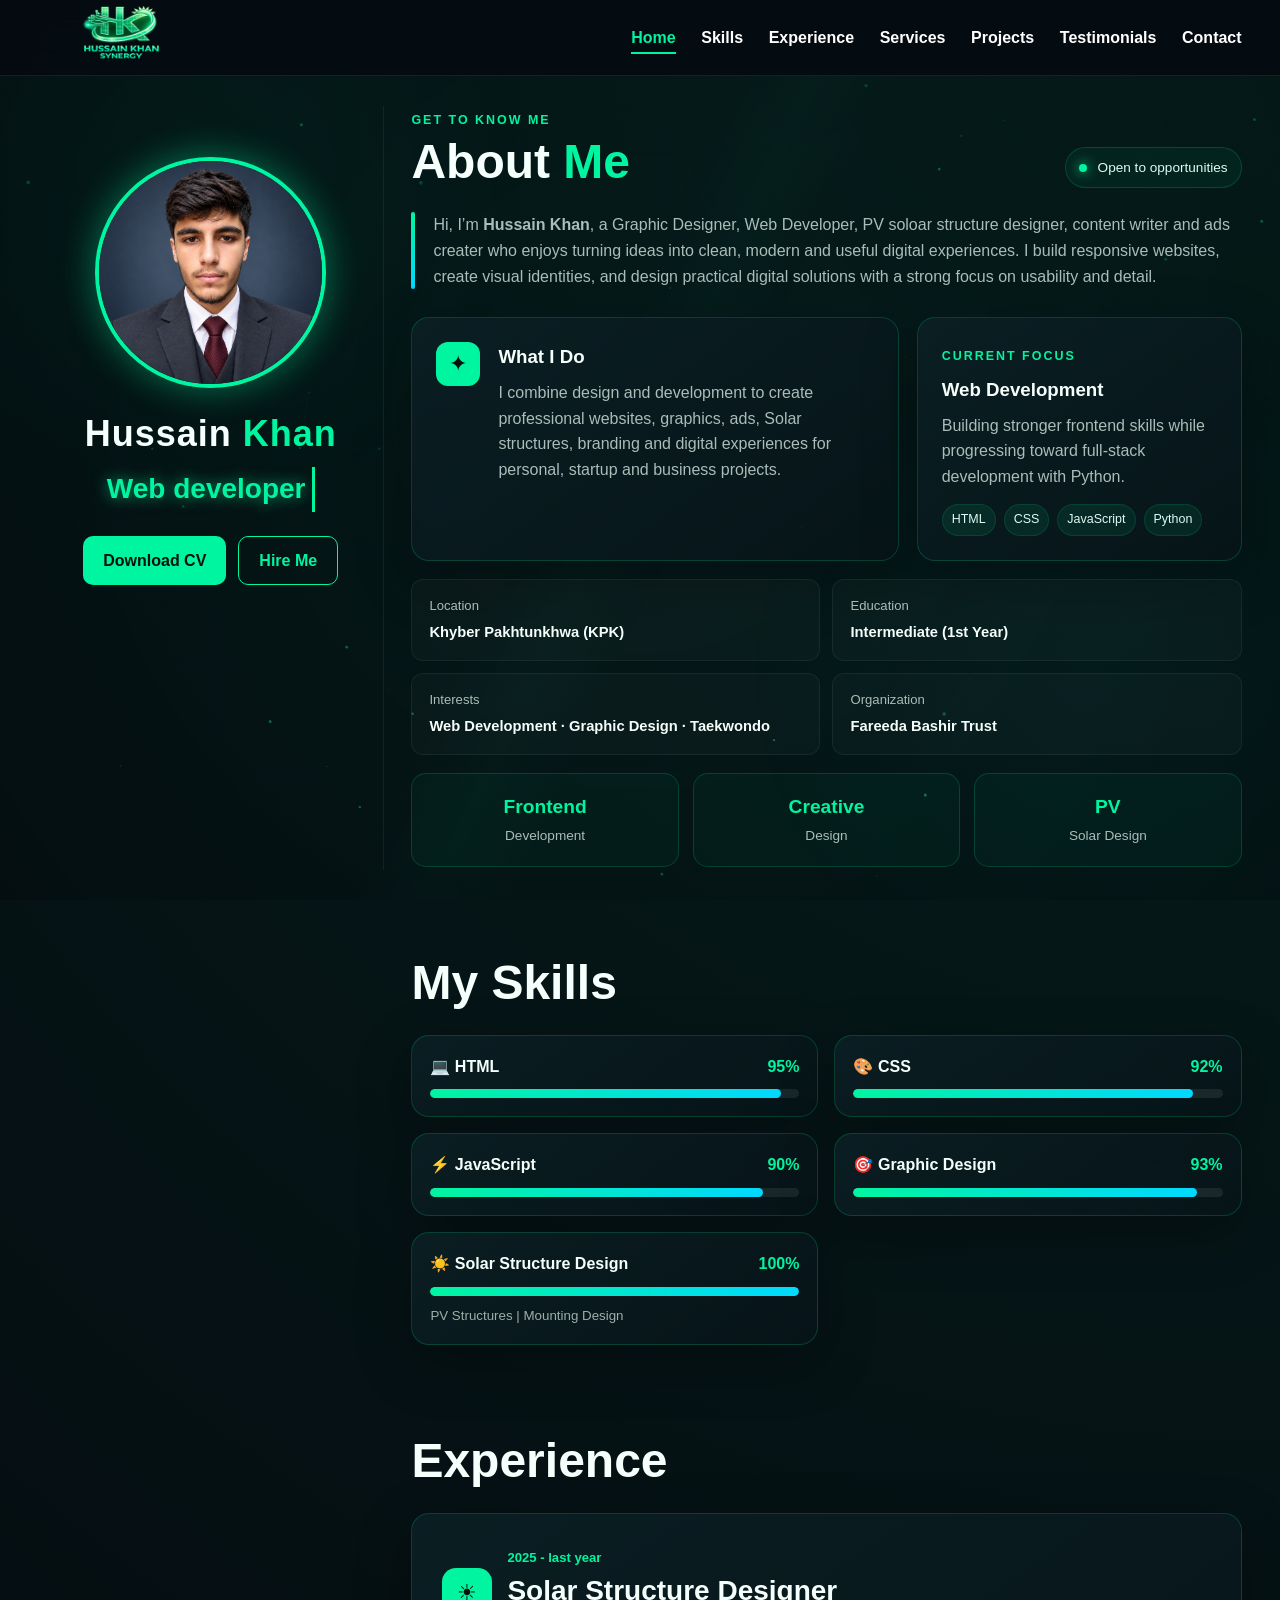
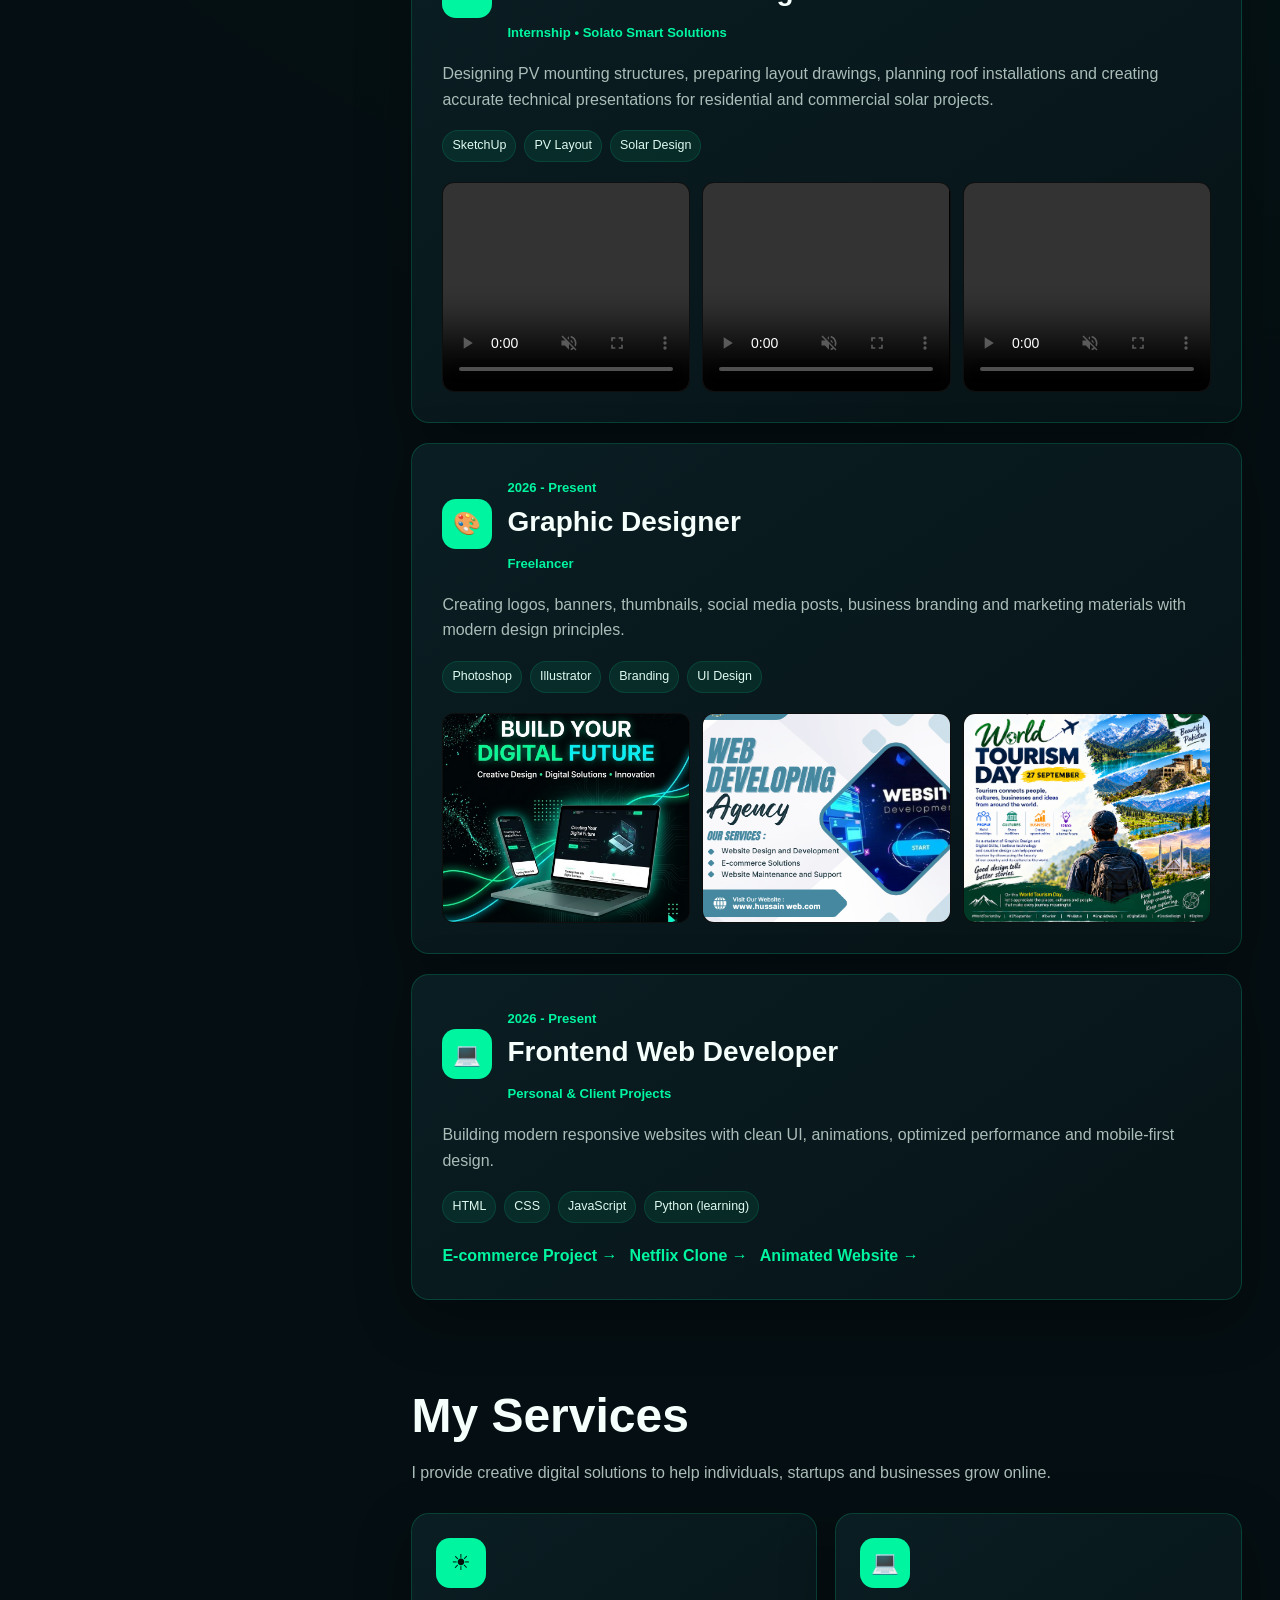
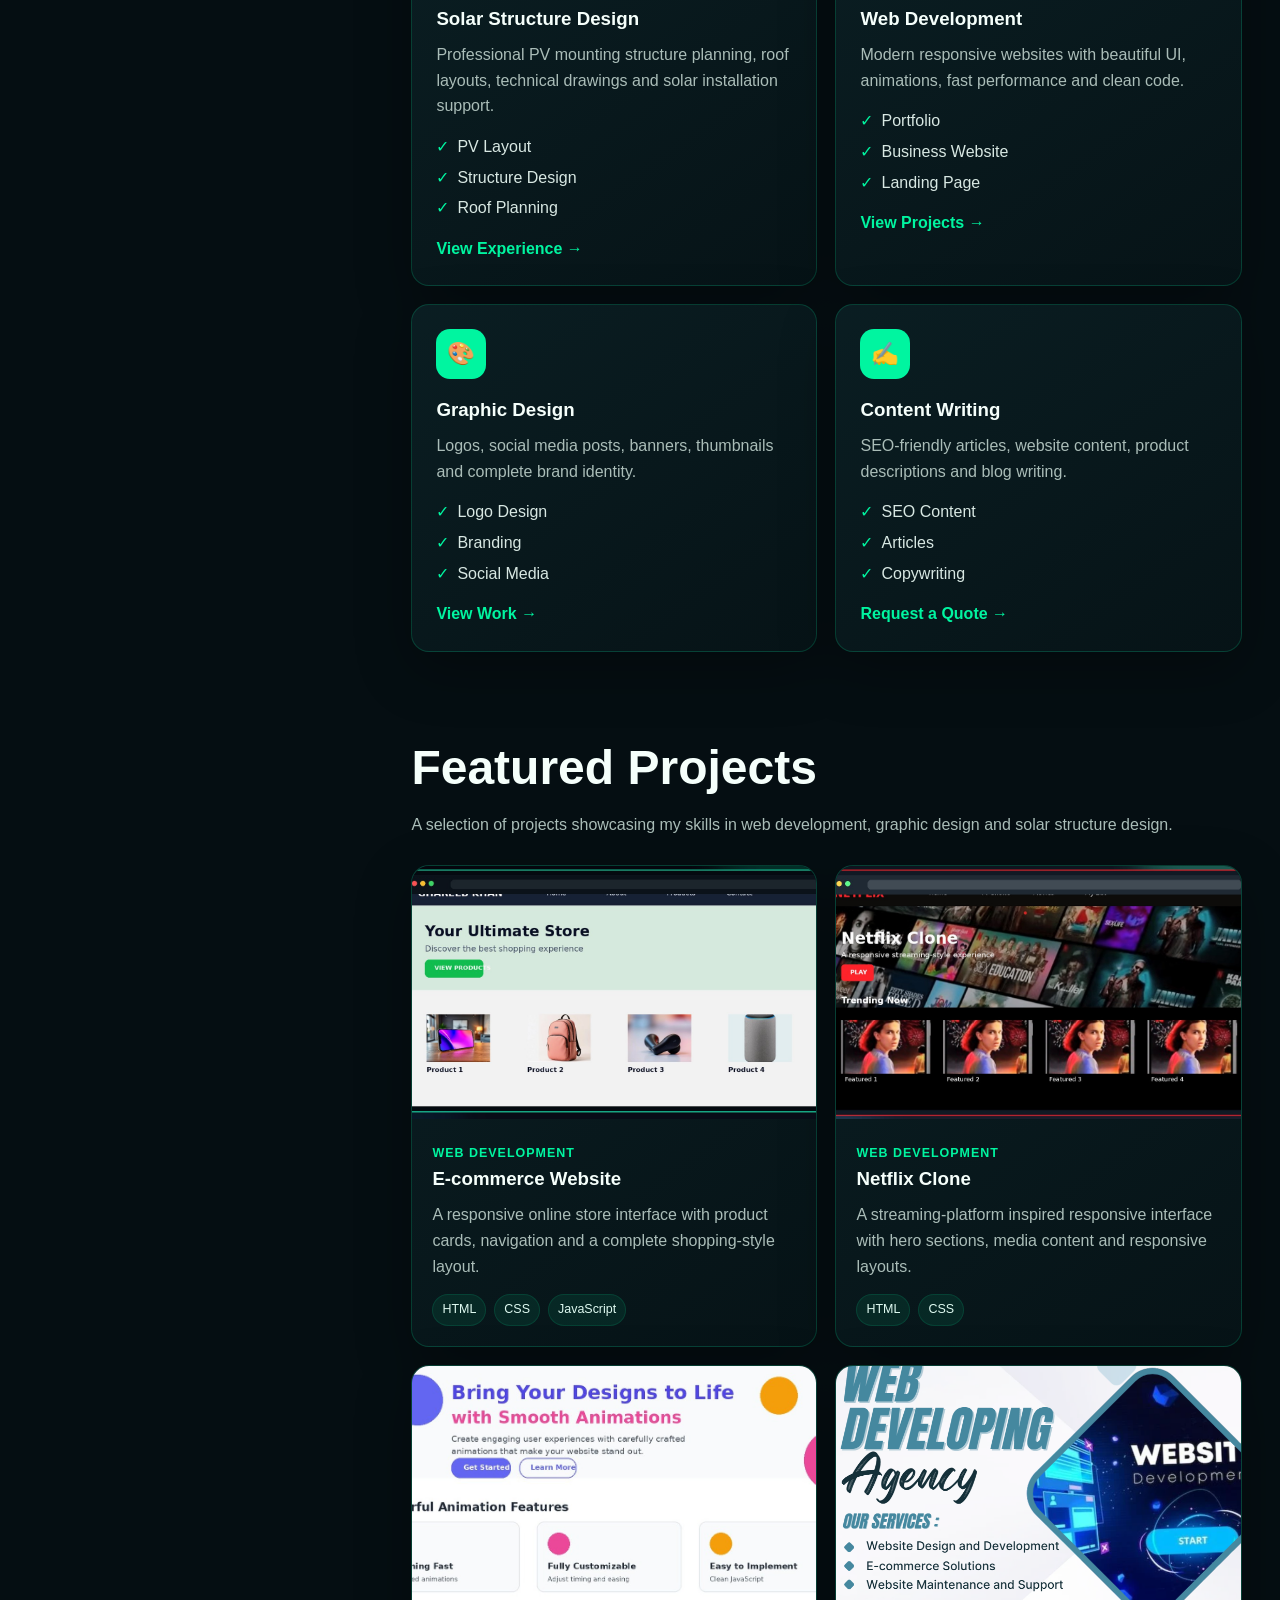
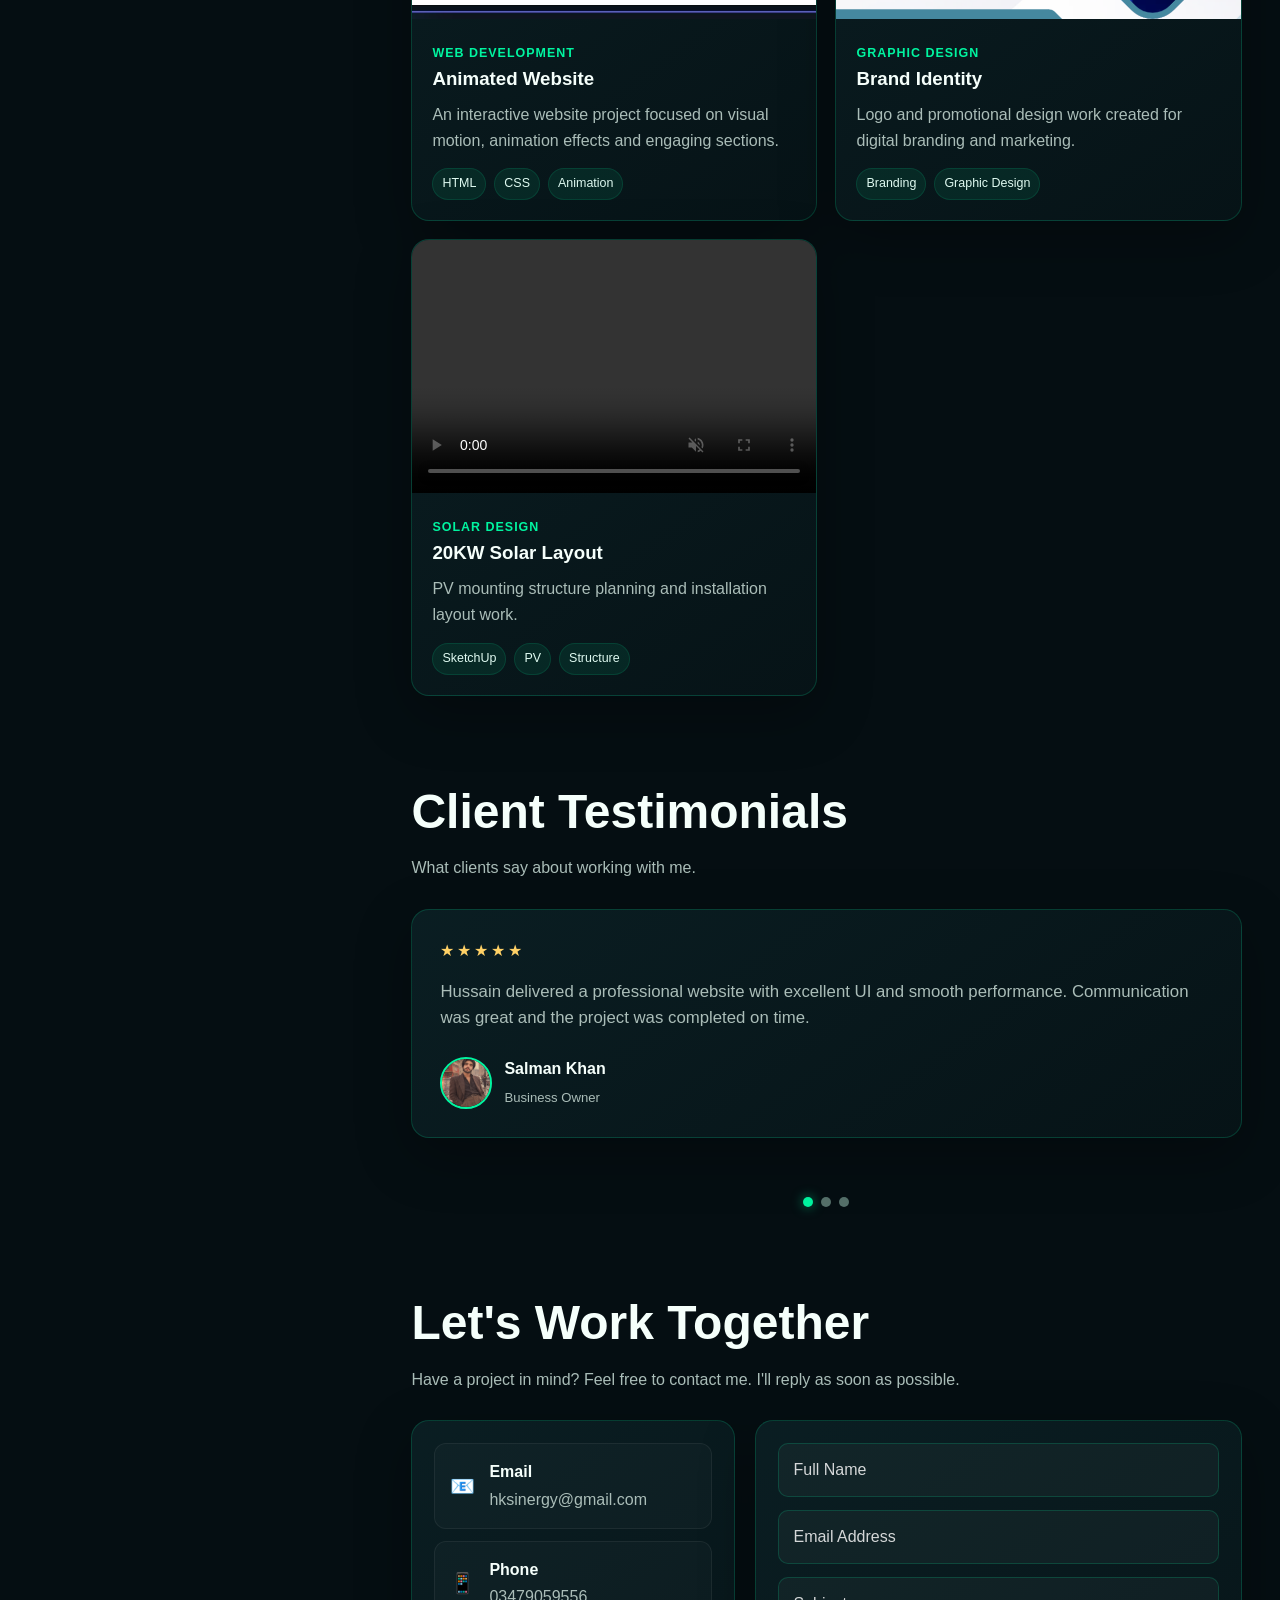
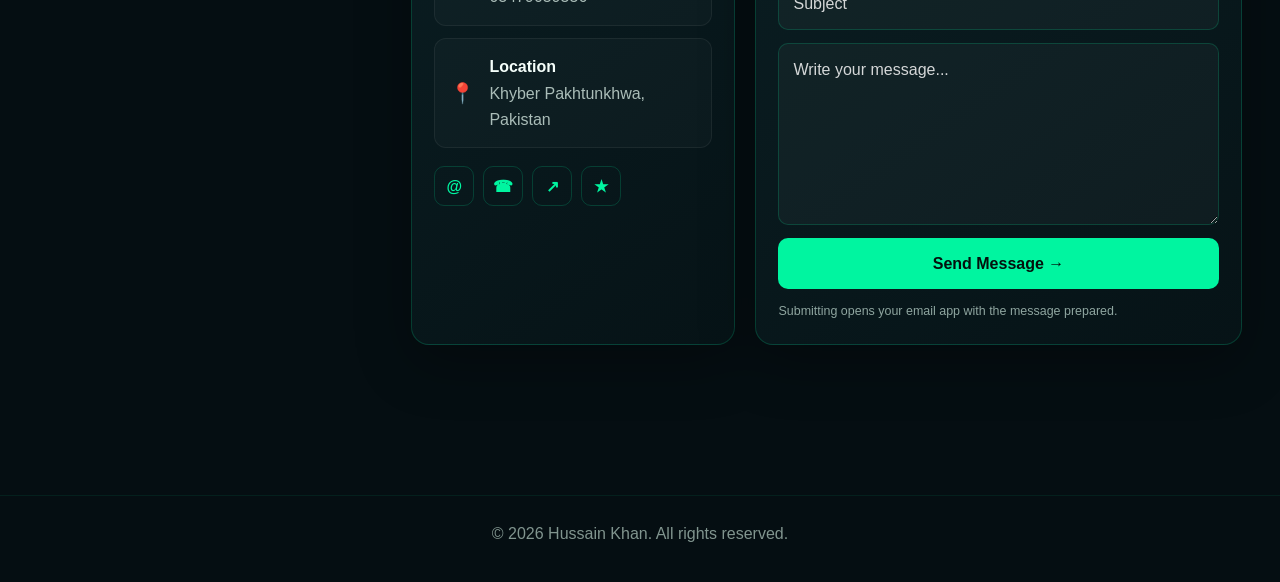
<file: index.html>
<!doctype html>
<html lang="en">
<head>
  <link rel="icon" type="image/png" href="images/favicon.png">
  <meta charset="UTF-8">
  <meta name="viewport" content="width=device-width, initial-scale=1.0">
  <meta name="description" content="Hussain Khan —Web developer ,Product ads creater, Graphic Designer, Product ads creater and Solar Structure Designer.">
  <meta name="theme-color" content="#050e12">
  <title>Hussain Khan | Web Developer & Graphic Designer</title>
  <link rel="stylesheet" href="style.css">
</head>
<body>
<canvas id="ambientCanvas" aria-hidden="true"></canvas>
<div class="ambient-vignette" aria-hidden="true"></div>

  <nav class="site-nav" aria-label="Primary navigation">
    <div class="header">
      <a class="logo" href="#about" aria-label="Hussain Khan home">
        <img src="images/logo (2).png" alt="Hussain Khan logo">
      </a>

      <button class="menu-toggle" id="menuToggle" type="button" aria-label="Open menu" aria-controls="mobileMenu" aria-expanded="false">
        <span></span><span></span><span></span>
      </button>

      <div class="nav-menu" id="mobileMenu">
        <ul class="icons">
          <li><a href="#about">Home</a></li>
          <li><a href="#skills">Skills</a></li>
          <li><a href="#experience">Experience</a></li>
          <li><a href="#services">Services</a></li>
          <li><a href="#projects">Projects</a></li>
          <li><a href="#testimonial">Testimonials</a></li>
          <li><a href="#contact">Contact</a></li>
        </ul>
      </div>
    </div>
  </nav>

  <main class="sections">
    <aside class="leftside">
      <div class="profile-img">
        <img src="images/profile.png" alt="Hussain Khan profile photo">
      </div>
      <h1 class="profile-name">Hussain <span>Khan</span></h1>
      <span id="typing" aria-live="polite"></span>
      <div class="buttons">
        <a class="CV-button" href="cv.html" download="Hussain-Khan-CV.html">Download CV</a>
        <a class="hire-button" href="#contact">Hire Me</a>
      </div>
    </aside>

    <div class="right-side">
      <section class="about-section section-block" id="about">
        <div class="about-heading">
          <div>
            <span class="eyebrow">GET TO KNOW ME</span>
            <h2>About <span>Me</span></h2>
          </div>
          <div class="about-badge"><span class="status-dot"></span> Open to opportunities</div>
        </div>

        <div class="about-intro">
          <div class="intro-line"></div>
          <p>Hi, I’m <strong>Hussain Khan</strong>, a Graphic Designer, Web Developer, PV soloar structure designer, content writer and ads creater who enjoys turning ideas into clean, modern and useful digital experiences. I build responsive websites, create visual identities, and design practical digital solutions with a strong focus on usability and detail.</p>
        </div>

        <div class="about-grid">
          <div class="about-card about-card-main">
            <div class="card-icon">✦</div>
            <div>
              <h3>What I Do</h3>
              <p>I combine design and development to create professional websites, graphics, ads, Solar structures, branding and digital experiences for personal, startup and business projects.</p>
            </div>
          </div>
          <div class="about-card about-card-focus">
            <span class="card-label">CURRENT FOCUS</span>
            <h3>Web Development</h3>
            <p>Building stronger frontend skills while progressing toward full-stack development with Python.</p>
            <div class="mini-tags"><span>HTML</span><span>CSS</span><span>JavaScript</span><span>Python</span></div>
          </div>
        </div>

        <div class="about-details">
          <div class="detail-item"><span>Location</span><strong>Khyber Pakhtunkhwa (KPK)</strong></div>
          <div class="detail-item"><span>Education</span><strong>Intermediate (1st Year)</strong></div>
          <div class="detail-item"><span>Interests</span><strong>Web Development · Graphic Design · Taekwondo</strong></div>
          <div class="detail-item"><span>Organization</span><strong>Fareeda Bashir Trust</strong></div>
        </div>

        <div class="about-stats">
          <div class="stat-card"><strong>Frontend</strong><span>Development</span></div>
          <div class="stat-card"><strong>Creative</strong><span>Design</span></div>
          <div class="stat-card"><strong>PV</strong><span>Solar Design</span></div>
        </div>
      </section>

      <section class="skills-section section-block" id="skills">
        <h2 class="section-title">My Skills</h2>
        <div class="skills-grid">
          <div class="skill-card"><div class="skill-header"><span>💻 HTML</span><span>95%</span></div><div class="bar"><div class="fill html"></div></div></div>
          <div class="skill-card"><div class="skill-header"><span>🎨 CSS</span><span>92%</span></div><div class="bar"><div class="fill css"></div></div></div>
          <div class="skill-card"><div class="skill-header"><span>⚡ JavaScript</span><span>90%</span></div><div class="bar"><div class="fill js"></div></div></div>
          <div class="skill-card"><div class="skill-header"><span>🎯 Graphic Design</span><span>93%</span></div><div class="bar"><div class="fill design"></div></div></div>
          <div class="skill-card"><div class="skill-header"><span>☀️ Solar Structure Design</span><span>100%</span></div><div class="bar"><div class="fill solar"></div></div><small>PV Structures | Mounting Design</small></div>
        </div>
      </section>

      <section class="experience-section section-block" id="experience">
        <h2 class="section-title">Experience</h2>

        <article class="exp-card">
          <div class="exp-top"><div class="exp-icon">☀</div><div class="exp-info"><span class="exp-date">2025 - last year</span><h3>Solar Structure Designer</h3><p class="company">Internship • Solato Smart Solutions</p></div></div>
          <p class="exp-text">Designing PV mounting structures, preparing layout drawings, planning roof installations and creating accurate technical presentations for residential and commercial solar projects.</p>
          <div class="tech-stack"><span>SketchUp</span><span>PV Layout</span><span>Solar Design</span></div>
          <div class="video-grid">
            <video src="videos/Mosin (20KW).mp4"autoplay controls muted loop playsinline preload="metadata"></video>
            <video src="videos/Abdus salam (10KW).mp4"autoplay controls muted loop playsinline preload="metadata"></video>
            <video src="videos/Moshin (20KW).mp4"autoplay controls muted loop playsinline preload="metadata"></video>
          </div>
        </article>

        <article class="exp-card">
          <div class="exp-top"><div class="exp-icon">🎨</div><div class="exp-info"><span class="exp-date">2026 - Present</span><h3>Graphic Designer</h3><p class="company">Freelancer</p></div></div>
          <p class="exp-text">Creating logos, banners, thumbnails, social media posts, business branding and marketing materials with modern design principles.</p>
          <div class="tech-stack"><span>Photoshop</span><span>Illustrator</span><span>Branding</span><span>UI Design</span></div>
          <div class="image-grid"><img src="images/poster.jpg" alt="Graphic design work"><img src="images/hussain web agency.png" alt="Hussain web agency design"><img src="images/design.png" alt="Graphic design sample"></div>
        </article>

        <article class="exp-card">
          <div class="exp-top"><div class="exp-icon">💻</div><div class="exp-info"><span class="exp-date">2026 - Present</span><h3>Frontend Web Developer</h3><p class="company">Personal & Client Projects</p></div></div>
          <p class="exp-text">Building modern responsive websites with clean UI, animations, optimized performance and mobile-first design.</p>
          <div class="tech-stack"><span>HTML</span><span>CSS</span><span>JavaScript</span><span>Python (learning)</span></div>
          <div class="project-links-row">
            <a href="projects/e%20commerce/index.html">E-commerce Project →</a>
            <a href="projects/netflix/Netflix Clone.html">Netflix Clone →</a>
            <a href="projects/animated-website/index.html">Animated Website →</a>
          </div>
        </article>
      </section>

      <section class="services-section section-block" id="services">
        <h2 class="section-title">My Services</h2>
        <p class="section-desc">I provide creative digital solutions to help individuals, startups and businesses grow online.</p>
        <div class="services-grid">
          <article class="service-card"><div class="service-icon">☀</div><h3>Solar Structure Design</h3><p>Professional PV mounting structure planning, roof layouts, technical drawings and solar installation support.</p><ul><li>PV Layout</li><li>Structure Design</li><li>Roof Planning</li></ul><a href="#experience">View Experience →</a></article>
          <article class="service-card"><div class="service-icon">💻</div><h3>Web Development</h3><p>Modern responsive websites with beautiful UI, animations, fast performance and clean code.</p><ul><li>Portfolio</li><li>Business Website</li><li>Landing Page</li></ul><a href="#projects">View Projects →</a></article>
          <article class="service-card"><div class="service-icon">🎨</div><h3>Graphic Design</h3><p>Logos, social media posts, banners, thumbnails and complete brand identity.</p><ul><li>Logo Design</li><li>Branding</li><li>Social Media</li></ul><a href="#experience">View Work →</a></article>
          <article class="service-card"><div class="service-icon">✍</div><h3>Content Writing</h3><p>SEO-friendly articles, website content, product descriptions and blog writing.</p><ul><li>SEO Content</li><li>Articles</li><li>Copywriting</li></ul><a href="#contact">Request a Quote →</a></article>
        </div>
      </section>

      <section class="projects-section section-block" id="projects">
        <h2 class="section-title">Featured Projects</h2>
        <p class="section-desc">A selection of projects showcasing my skills in web development, graphic design and solar structure design.</p>
        <div class="projects-grid">
          <article class="project-card">
            <div class="project-image"><img src="images/e commerce pic.jpg" alt="E-commerce project preview"><div class="project-overlay"><a href="projects/e%20commerce/index.html">Live Demo</a></div></div>
            <div class="project-content"><span class="project-category">Web Development</span><h3>E-commerce Website</h3><p>A responsive online store interface with product cards, navigation and a complete shopping-style layout.</p><div class="tech"><span>HTML</span><span>CSS</span><span>JavaScript</span></div></div>
          </article>

          <article class="project-card">
            <div class="project-image"><img src="images/Netflix pic.jpg" alt="Netflix clone project preview"><div class="project-overlay"><a href="projects/netflix/Netflix Clone.html">Live Demo</a></div></div>
            <div class="project-content"><span class="project-category">Web Development</span><h3>Netflix Clone</h3><p>A streaming-platform inspired responsive interface with hero sections, media content and responsive layouts.</p><div class="tech"><span>HTML</span><span>CSS</span></div></div>
          </article>

          <article class="project-card">
            <div class="project-image"><img src="images/animated web pic.png" alt="Animated website project preview"><div class="project-overlay"><a href="projects/animated-website/index.html">Live Demo</a></div></div>
            <div class="project-content"><span class="project-category">Web Development</span><h3>Animated Website</h3><p>An interactive website project focused on visual motion, animation effects and engaging sections.</p><div class="tech"><span>HTML</span><span>CSS</span><span>Animation</span></div></div>
          </article>

          <article class="project-card">
            <div class="project-image"><img src="images/hussain web agency.png" alt="Brand identity design"><div class="project-overlay"><a href="images/hussain web agency.png" target="_blank" rel="noopener">View Design</a></div></div>
            <div class="project-content"><span class="project-category">Graphic Design</span><h3>Brand Identity</h3><p>Logo and promotional design work created for digital branding and marketing.</p><div class="tech"><span>Branding</span><span>Graphic Design</span></div></div>
          </article>

          <article class="project-card">
            <div class="project-image"><video src="videos/Mosin (20KW).mp4"autoplay controls muted loop playsinline preload="metadata"></video><div class="project-overlay"><a href="videos/Mosin (20KW).mp4" target="_blank" rel="noopener">View Video</a></div></div>
            <div class="project-content"><span class="project-category">Solar Design</span><h3>20KW Solar Layout</h3><p>PV mounting structure planning and installation layout work.</p><div class="tech"><span>SketchUp</span><span>PV</span><span>Structure</span></div></div>
          </article>
        </div>
      </section>

      <section class="testimonial-section section-block" id="testimonial">
        <h2 class="section-title">Client Testimonials</h2>
        <p class="section-desc">What clients say about working with me.</p>
        <div class="testimonial-slider">
          <article class="slide active"><div class="stars" aria-label="5 stars">★★★★★</div><p class="review">Hussain delivered a professional website with excellent UI and smooth performance. Communication was great and the project was completed on time.</p><div class="client"><img src="images/salman.png" alt="Salman Khan"><div><h4>Salman Khan</h4><span>Business Owner</span></div></div></article>
          <article class="slide"><div class="stars" aria-label="5 stars">★★★★★</div><p class="review">Amazing graphic design work. The branding perfectly matched our business identity and looked very modern.</p><div class="client"><img src="images/kamran.jpg" alt="Kamran Khan"><div><h4>Kamran Khan</h4><span>Startup Founder</span></div></div></article>
          <article class="slide"><div class="stars" aria-label="5 stars">★★★★★</div><p class="review">Excellent solar structure planning with accurate layouts and professional documentation.</p><div class="client"><img src="images/solato.jpg" alt="Muhammad Amir"><div><h4>Muhammad Amir</h4><span>Solato Owner</span></div></div></article>
        </div>
        <div class="dots" aria-label="Testimonial controls"><button class="dot active" type="button" aria-label="Show testimonial 1"></button><button class="dot" type="button" aria-label="Show testimonial 2"></button><button class="dot" type="button" aria-label="Show testimonial 3"></button></div>
      </section>

      <section class="contact-section section-block" id="contact">
        <h2 class="section-title">Let's Work Together</h2>
        <p class="section-desc">Have a project in mind? Feel free to contact me. I'll reply as soon as possible.</p>
        <div class="contact-wrapper">
          <div class="contact-info">
            <a class="info-card" href="mailto:hksinergy@gmail.com"><div class="info-icon">📧</div><div><h4>Email</h4><p>hksinergy@gmail.com</p></div></a>
            <a class="info-card" href="tel:03479059556"><div class="info-icon">📱</div><div><h4>Phone</h4><p>03479059556</p></div></a>
            <div class="info-card"><div class="info-icon">📍</div><div><h4>Location</h4><p>Khyber Pakhtunkhwa, Pakistan</p></div></div>
            <div class="social-links" aria-label="Contact shortcuts"><a href="mailto:hksinergy@gmail.com" aria-label="Email">@</a><a href="tel:03479059556" aria-label="Phone">☎</a><a href="projects/" aria-label="Projects">↗</a><a href="#projects" aria-label="Projects section">★</a></div>
          </div>

          <form class="contact-form" id="contactForm">
            <input type="text" name="name" placeholder="Full Name" aria-label="Full Name" autocomplete="name" required>
            <input type="email" name="email" placeholder="Email Address" aria-label="Email Address" autocomplete="email" required>
            <input type="text" name="subject" placeholder="Subject" aria-label="Subject">
            <textarea name="message" placeholder="Write your message..." aria-label="Write your message" rows="6" required></textarea>
            <button type="submit">Send Message →</button>
            <p class="form-note" id="formNote">Submitting opens your email app with the message prepared.</p>
          </form>
        </div>
      </section>
    </div>
  </main>

  <footer class="site-footer">© <span id="year"></span> Hussain Khan. All rights reserved.</footer>
  <script src="script.js"></script>
</body>
</html>
</file>
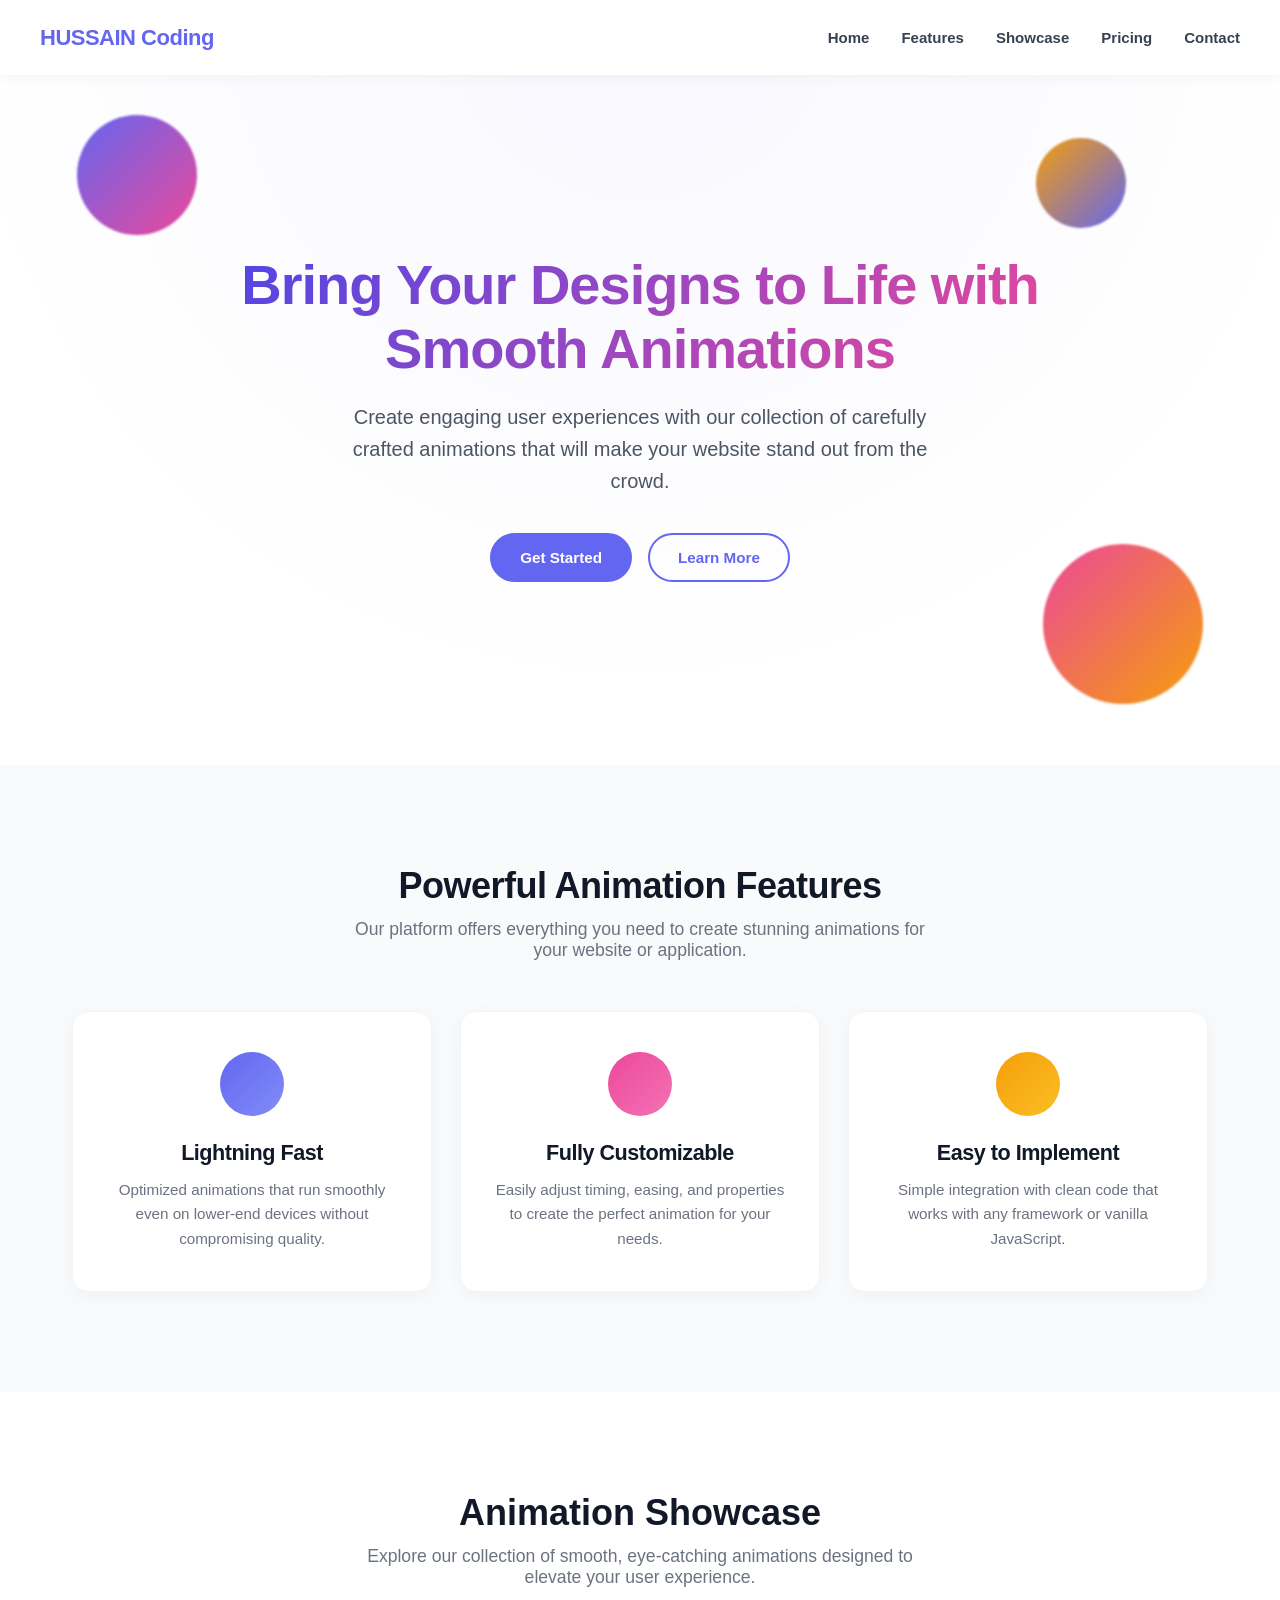
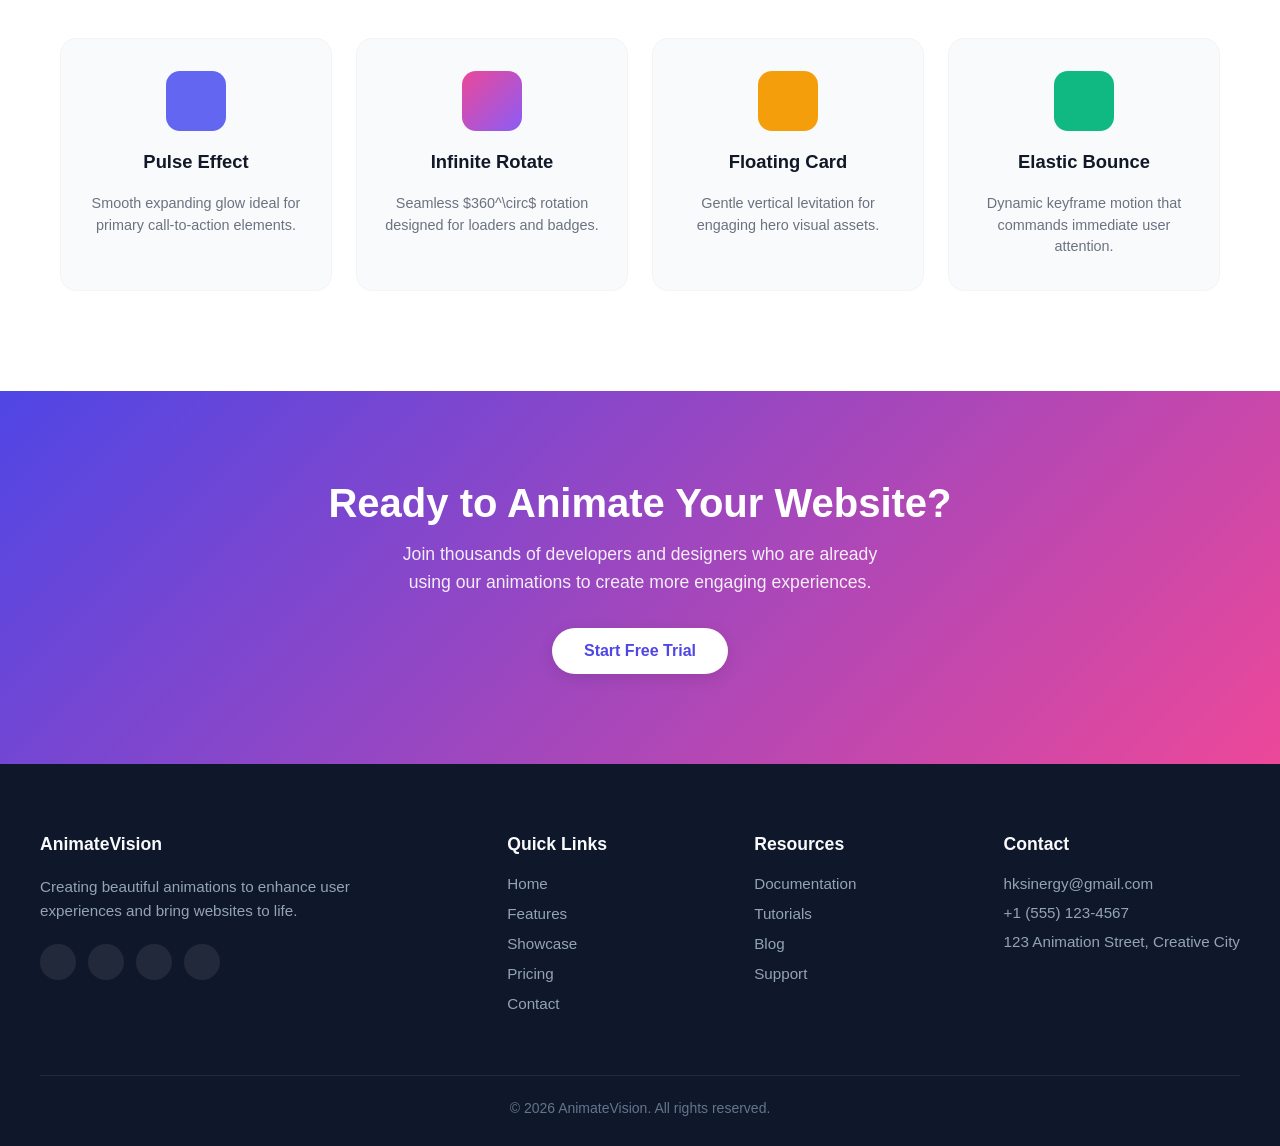
<file: projects/animated-website/index.html>
<!DOCTYPE html>
<html lang="en">
  <head>
    <meta charset="UTF-8" />
    <meta name="viewport" content="width=device-width, initial-scale=1.0" />
    <title>AnimateVision | Modern CSS & JS Animations</title>
    <link rel="stylesheet" href="style.css" />
  </head>
  <body>
    <!-- Header & Navigation -->
    <header>
      <nav>
        <div class="logo">HUSSAIN Coding</div>
        
        <!-- Mobile Toggle Button -->
        <button class="menu-toggle" id="menuToggle" aria-label="Toggle navigation">
          <span class="bar"></span>
          <span class="bar"></span>
          <span class="bar"></span>
        </button>

        <ul class="icons" id="navLinks">
          <li><a href="#home">Home</a></li>
          <li><a href="#features">Features</a></li>
          <li><a href="#showcase">Showcase</a></li>
          <li><a href="#pricing">Pricing</a></li>
          <li><a href="#contact">Contact</a></li>
        </ul>
      </nav>
    </header>

    <!-- Hero Section -->
    <section class="hero" id="home">
      <div class="ball1"></div>
      <div class="ball2"></div>
      <div class="ball3"></div>

      <div class="content">
        <h1>Bring Your Designs to Life with Smooth Animations</h1>
        <p>
          Create engaging user experiences with our collection of carefully
          crafted animations that will make your website stand out from the
          crowd.
        </p>

        <div class="btn">
          <button class="frist-button">Get Started</button>
          <button class="second-button">Learn More</button>
        </div>
      </div>
    </section>

    <!-- Features Section -->
    <section class="features" id="features">
      <h2>Powerful Animation Features</h2>
      <p class="features-sub">
        Our platform offers everything you need to create stunning animations
        for your website or application.
      </p>
      <div class="section2-main">
        <div class="content-sec2">
          <div class="ball feature-ball1"></div>
          <h2>Lightning Fast</h2>
          <p>
            Optimized animations that run smoothly even on lower-end devices
            without compromising quality.
          </p>
        </div>

        <div class="content-sec2">
          <div class="ball feature-ball2"></div>
          <h2>Fully Customizable</h2>
          <p>
            Easily adjust timing, easing, and properties to create the perfect
            animation for your needs.
          </p>
        </div>

        <div class="content-sec2">
          <div class="ball feature-ball3"></div>
          <h2>Easy to Implement</h2>
          <p>
            Simple integration with clean code that works with any framework or
            vanilla JavaScript.
          </p>
        </div>
      </div>
    </section>

    <!-- Animation Showcase Section -->
    <section class="animation-section" id="showcase">
      <div class="showcase-header">
        <h1>Animation Showcase</h1>
        <p>
          Explore our collection of smooth, eye-catching animations designed to elevate your user experience.
        </p>
      </div>

      <div class="showcase-grid">
        <div class="showcase-card">
          <div class="demo-box pulse-demo"></div>
          <h3>Pulse Effect</h3>
          <p>Smooth expanding glow ideal for primary call-to-action elements.</p>
        </div>

        <div class="showcase-card">
          <div class="demo-box spin-demo"></div>
          <h3>Infinite Rotate</h3>
          <p>Seamless $360^\circ$ rotation designed for loaders and badges.</p>
        </div>

        <div class="showcase-card">
          <div class="demo-box float-demo"></div>
          <h3>Floating Card</h3>
          <p>Gentle vertical levitation for engaging hero visual assets.</p>
        </div>

        <div class="showcase-card">
          <div class="demo-box bounce-demo"></div>
          <h3>Elastic Bounce</h3>
          <p>Dynamic keyframe motion that commands immediate user attention.</p>
        </div>
      </div>
    </section>

    <!-- Call to Action Section -->
    <section class="last-section">
      <h1>Ready to Animate Your Website?</h1>
      <p>
        Join thousands of developers and designers who are already using our
        animations to create more engaging experiences.
      </p>

      <button>Start Free Trial</button>
    </section>

    <!-- Footer -->
    <footer id="contact">
      <div class="footer-content">
        <div class="animate">
          <h2>AnimateVision</h2>
          <p class="animate-para">
            Creating beautiful animations to enhance user experiences and bring
            websites to life.
          </p>
          <ul class="circles">
            <li class="animat-balls" title="Social Link 1"></li>
            <li class="animat-balls" title="Social Link 2"></li>
            <li class="animat-balls" title="Social Link 3"></li>
            <li class="animat-balls" title="Social Link 4"></li>
          </ul>
        </div>

        <div class="links">
          <h2>Quick Links</h2>
          <ul>
            <li><a href="#home">Home</a></li>
            <li><a href="#features">Features</a></li>
            <li><a href="#showcase">Showcase</a></li>
            <li><a href="#pricing">Pricing</a></li>
            <li><a href="#contact">Contact</a></li>
          </ul>
        </div>

        <div class="Resources">
          <h2>Resources</h2>
          <ul>
            <li><a href="#features">Documentation</a></li>
            <li><a href="#showcase">Tutorials</a></li>
            <li><a href="#showcase">Blog</a></li>
            <li><a href="#contact">Support</a></li>
          </ul>
        </div>

        <div class="contact">
          <h2>Contact</h2>
          <ul class="contact-info">
            <li>hksinergy@gmail.com</li>
            <li>+1 (555) 123-4567</li>
            <li>123 Animation Street, Creative City</li>
          </ul>
        </div>
      </div>

      <div class="footer-line"></div>

      <div class="last-line">&copy; 2026 AnimateVision. All rights reserved.</div>
    </footer>

    <!-- JavaScript for Mobile Menu Navigation -->
    <script>
      const menuToggle = document.getElementById('menuToggle');
      const navLinks = document.getElementById('navLinks');

      menuToggle.addEventListener('click', () => {
        navLinks.classList.toggle('active');
        menuToggle.classList.toggle('open');
      });

      // Close mobile menu when a link is clicked
      document.querySelectorAll('.icons a').forEach(link => {
        link.addEventListener('click', () => {
          navLinks.classList.remove('active');
          menuToggle.classList.remove('open');
        });
      });
    </script>
  </body>
</html>
</file>
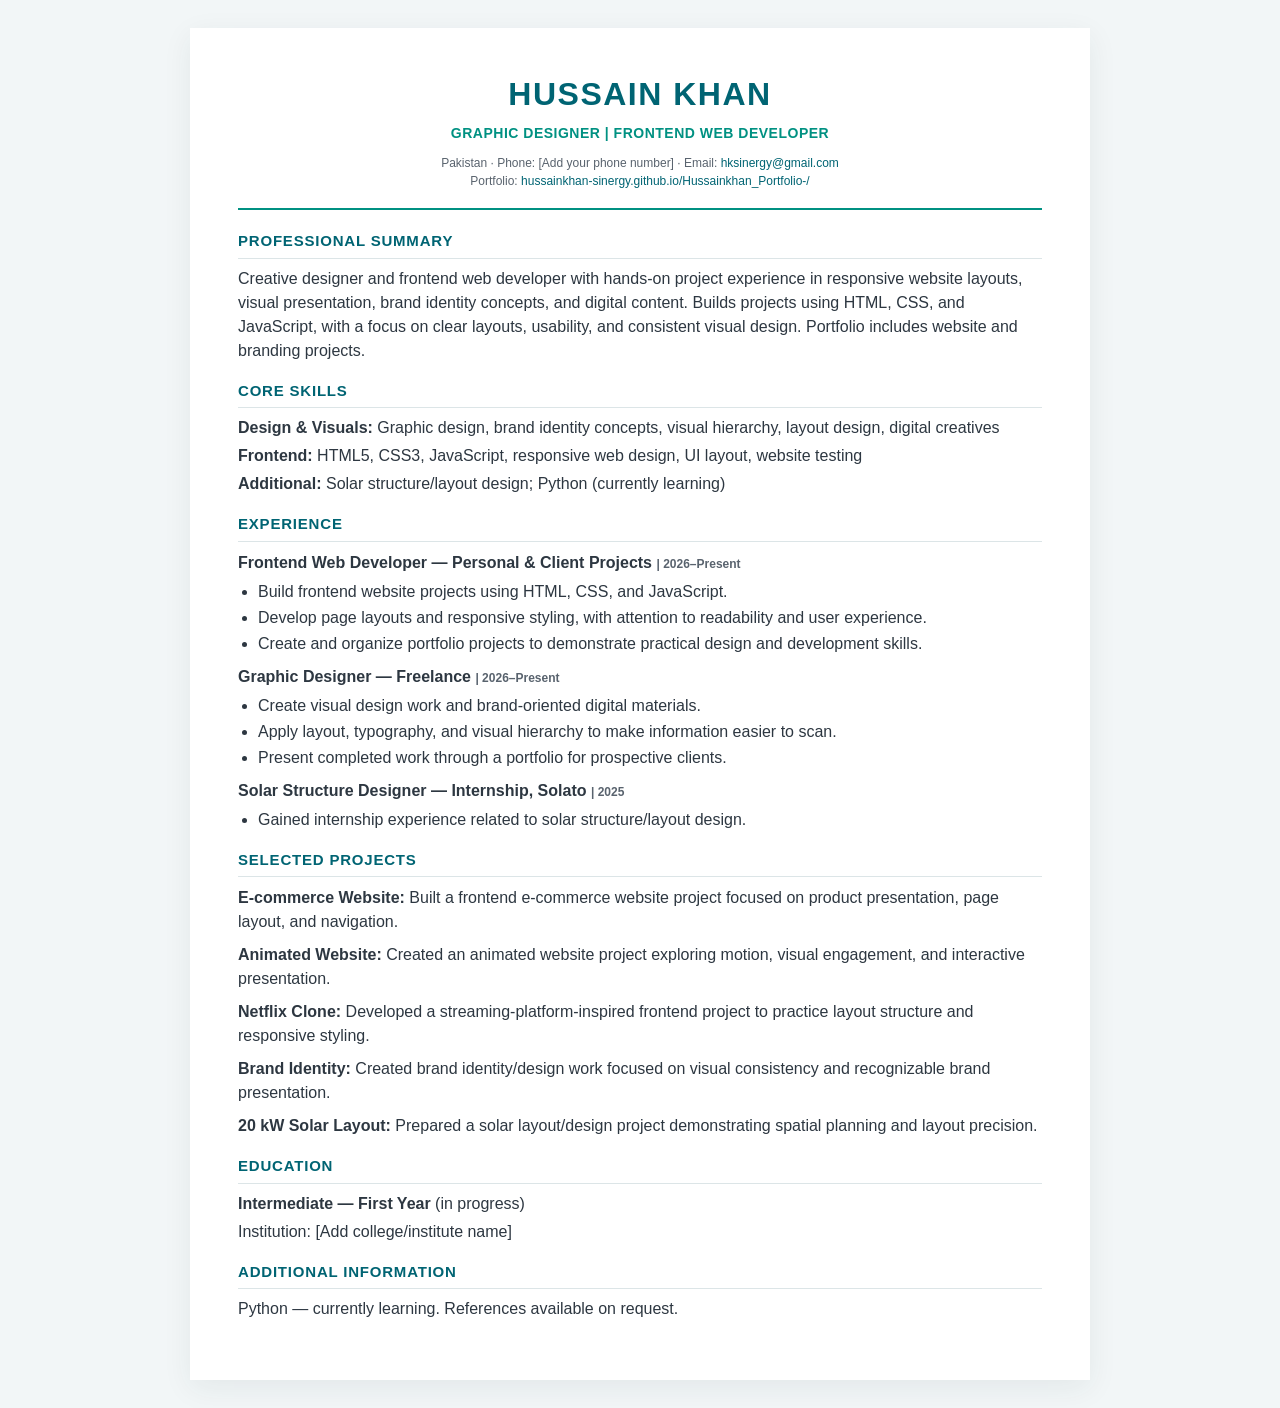
<file: cv.html>
<!DOCTYPE html>
<html lang="en">
<head>
<meta charset="UTF-8">
<meta name="viewport" content="width=device-width, initial-scale=1.0">
<title>Hussain Khan | CV</title>
<style>
:root{--teal:#006473;--mint:#009182;--ink:#2d3741;--muted:#59636e;--line:#dce5e7}
*{box-sizing:border-box}
body{margin:0;background:#f2f6f7;color:var(--ink);font-family:Arial,Helvetica,sans-serif;line-height:1.5}
.cv{max-width:900px;margin:28px auto;background:#fff;padding:42px 48px;box-shadow:0 8px 28px #17333b12}
header{text-align:center;border-bottom:2px solid var(--mint);padding-bottom:18px;margin-bottom:20px}
h1{font-size:32px;letter-spacing:1.5px;color:var(--teal);margin:0 0 5px}
.headline{font-size:14px;font-weight:700;color:var(--mint);letter-spacing:.5px;margin-bottom:10px}
.contact{font-size:12px;color:var(--muted);overflow-wrap:anywhere}
a{color:var(--teal);text-decoration:none}
section{margin:17px 0}
h2{font-size:15px;letter-spacing:.8px;color:var(--teal);border-bottom:1px solid var(--line);padding-bottom:5px;margin:0 0 8px}
p{margin:4px 0}
.item{margin:9px 0}
.item-title{font-weight:700}
.date{color:var(--muted);font-size:12px}
ul{margin:5px 0 7px;padding-left:20px}
li{margin:2px 0}
@media(max-width:600px){.cv{margin:0;padding:25px 20px;box-shadow:none}h1{font-size:27px}}
@media print{body{background:#fff}.cv{margin:0;max-width:none;box-shadow:none;padding:20px}a{color:inherit}}
</style>
</head>
<body>
<main class="cv">
<header>
<h1>HUSSAIN KHAN</h1>
<div class="headline">GRAPHIC DESIGNER | FRONTEND WEB DEVELOPER</div>
<div class="contact">Pakistan · Phone: [Add your phone number] · Email: <a href="mailto:hksinergy@gmail.com">hksinergy@gmail.com</a><br>
Portfolio: <a href="https://hussainkhan-sinergy.github.io/Hussainkhan_Portfolio-/" target="_blank" rel="noopener">hussainkhan-sinergy.github.io/Hussainkhan_Portfolio-/</a></div>
</header>
<section><h2>PROFESSIONAL SUMMARY</h2>
<p>Creative designer and frontend web developer with hands-on project experience in responsive website layouts, visual presentation, brand identity concepts, and digital content. Builds projects using HTML, CSS, and JavaScript, with a focus on clear layouts, usability, and consistent visual design. Portfolio includes website and branding projects.</p></section>
<section><h2>CORE SKILLS</h2>
<p><strong>Design &amp; Visuals:</strong> Graphic design, brand identity concepts, visual hierarchy, layout design, digital creatives</p>
<p><strong>Frontend:</strong> HTML5, CSS3, JavaScript, responsive web design, UI layout, website testing</p>
<p><strong>Additional:</strong> Solar structure/layout design; Python (currently learning)</p></section>
<section><h2>EXPERIENCE</h2>
<div class="item"><div class="item-title">Frontend Web Developer — Personal &amp; Client Projects <span class="date">| 2026–Present</span></div>
<ul><li>Build frontend website projects using HTML, CSS, and JavaScript.</li><li>Develop page layouts and responsive styling, with attention to readability and user experience.</li><li>Create and organize portfolio projects to demonstrate practical design and development skills.</li></ul></div>
<div class="item"><div class="item-title">Graphic Designer — Freelance <span class="date">| 2026–Present</span></div>
<ul><li>Create visual design work and brand-oriented digital materials.</li><li>Apply layout, typography, and visual hierarchy to make information easier to scan.</li><li>Present completed work through a portfolio for prospective clients.</li></ul></div>
<div class="item"><div class="item-title">Solar Structure Designer — Internship, Solato <span class="date">| 2025</span></div>
<ul><li>Gained internship experience related to solar structure/layout design.</li></ul></div>
</section>
<section><h2>SELECTED PROJECTS</h2>
<div class="item"><strong>E-commerce Website:</strong> Built a frontend e-commerce website project focused on product presentation, page layout, and navigation.</div>
<div class="item"><strong>Animated Website:</strong> Created an animated website project exploring motion, visual engagement, and interactive presentation.</div>
<div class="item"><strong>Netflix Clone:</strong> Developed a streaming-platform-inspired frontend project to practice layout structure and responsive styling.</div>
<div class="item"><strong>Brand Identity:</strong> Created brand identity/design work focused on visual consistency and recognizable brand presentation.</div>
<div class="item"><strong>20 kW Solar Layout:</strong> Prepared a solar layout/design project demonstrating spatial planning and layout precision.</div>
</section>
<section><h2>EDUCATION</h2><p><strong>Intermediate — First Year</strong> (in progress)</p><p>Institution: [Add college/institute name]</p></section>
<section><h2>ADDITIONAL INFORMATION</h2><p>Python — currently learning. References available on request.</p></section>
</main>
</body>
</html>
</file>
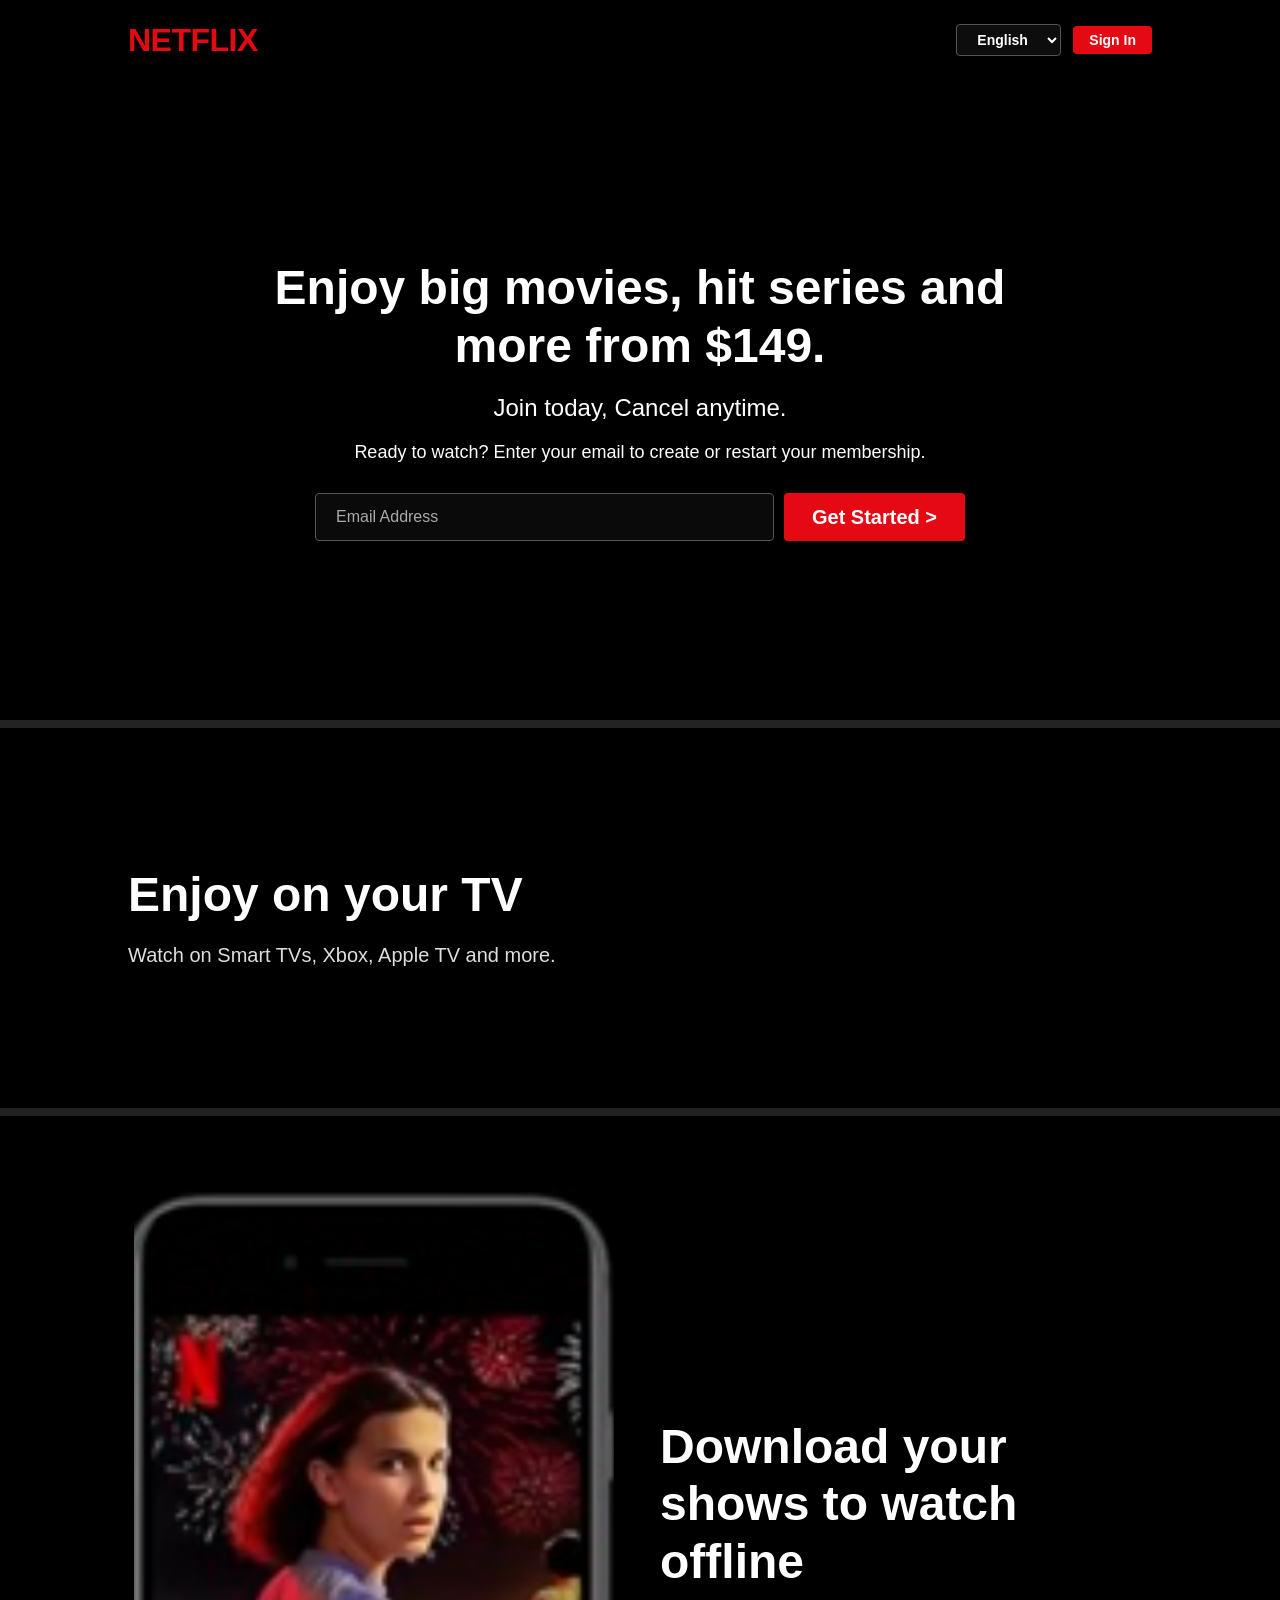
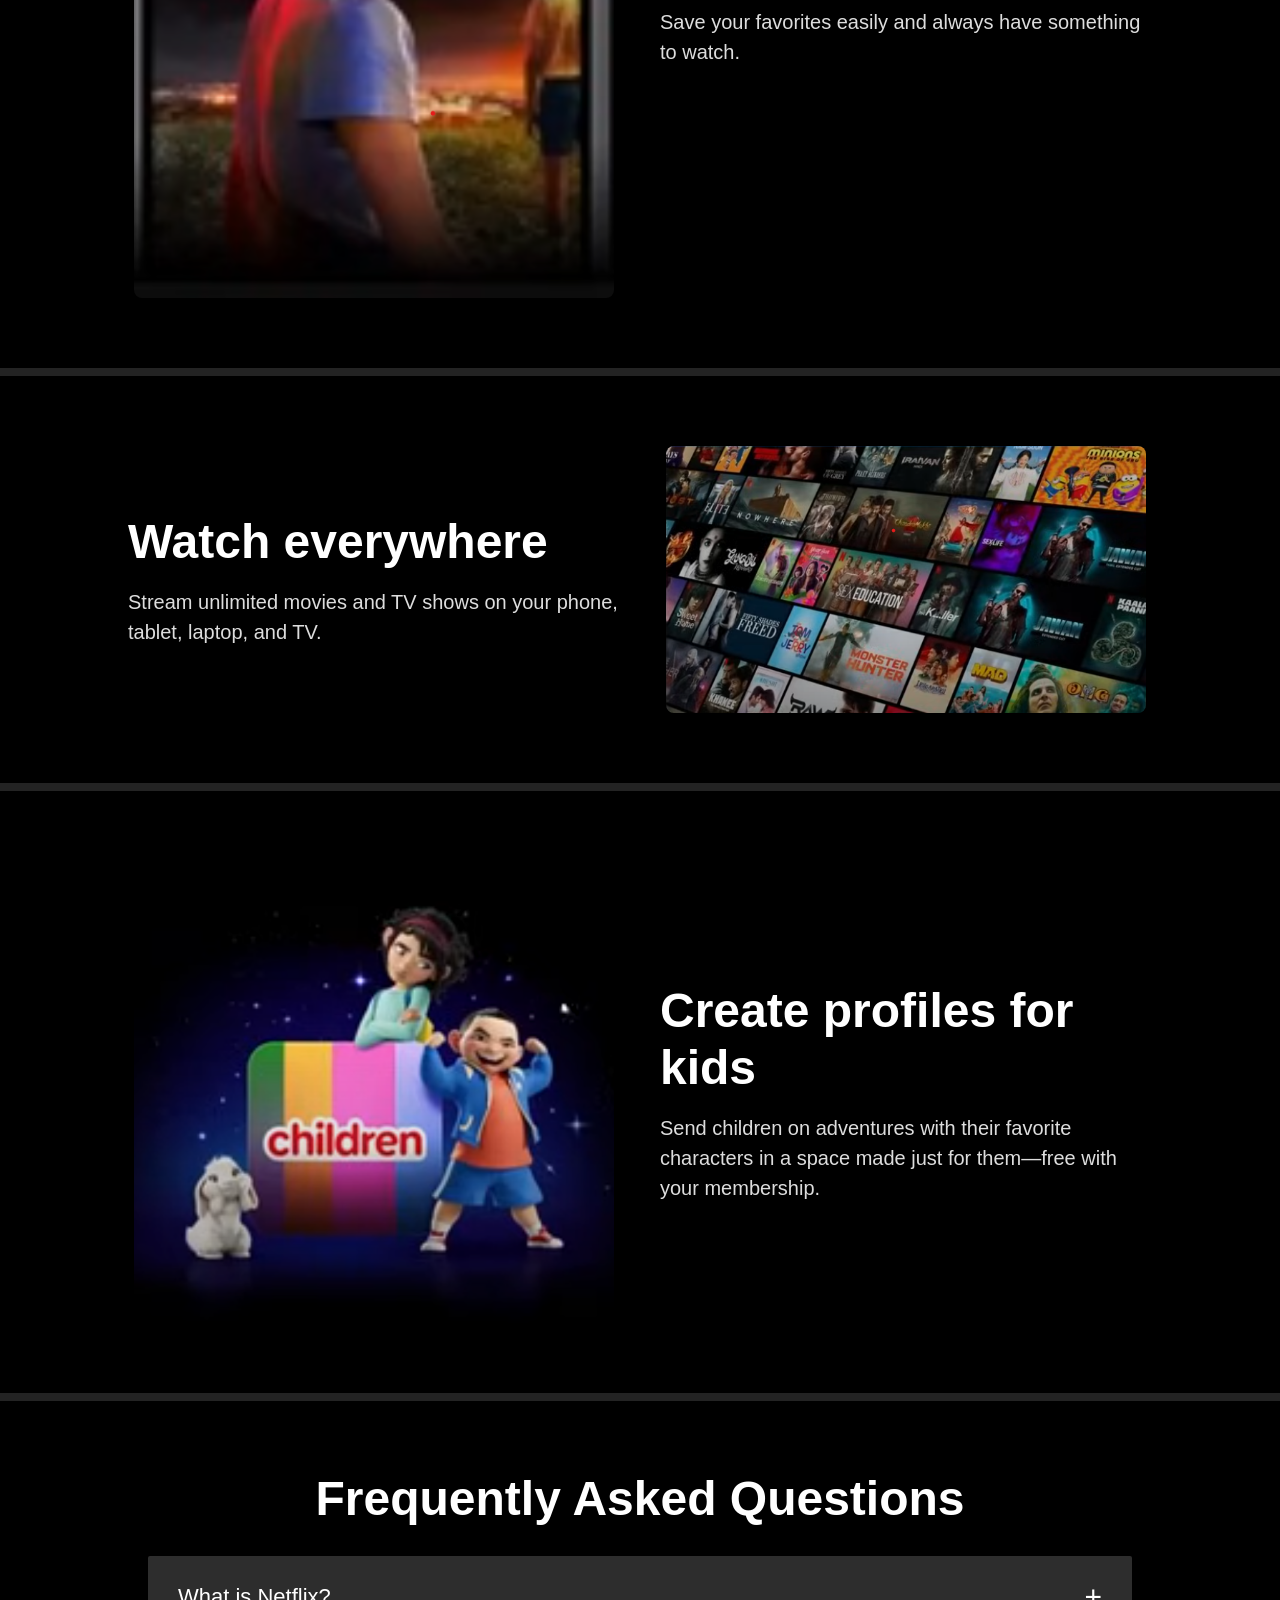
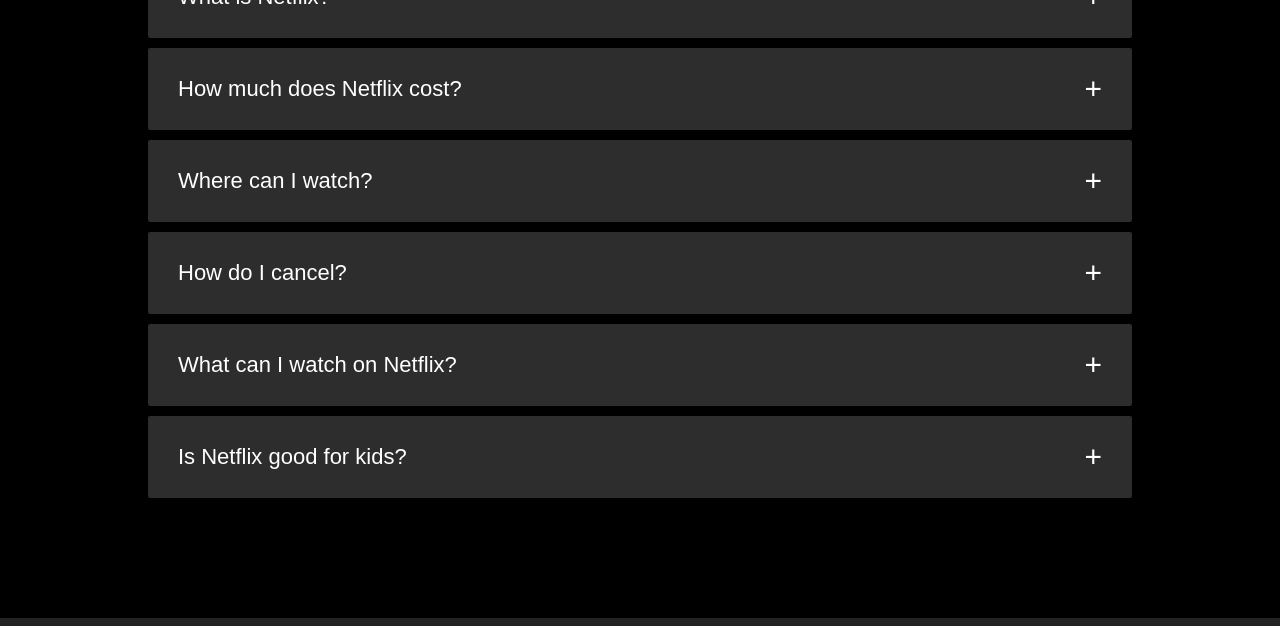
<file: projects/netflix/Netflix Clone.html>
<!DOCTYPE html>
<html lang="en">
<head>
  <meta charset="UTF-8">
  <meta name="viewport" content="width=device-width, initial-scale=1.0">
  <title>Netflix Clone</title>
  <link rel="stylesheet" href="style.css">
</head>
<body>

  <!-- Hero Section -->
  <div class="main">
    <nav>
      <span class="logo">NETFLIX</span>
      <div class="nav-buttons">
        <select class="btn lang-btn">
          <option value="en">English</option>
        </select>
        <button class="btn btn-red-sn">Sign In</button>
      </div>
    </nav>

    <div class="box"></div>

    <div class="hero">
      <span class="second">Enjoy big movies, hit series and more from $149.</span>
      <span class="third">Join today, Cancel anytime.</span>
      <span class="fourth">Ready to watch? Enter your email to create or restart your membership.</span>
      <div class="hero-input-container">
        <input type="email" placeholder="Email Address">
        <button class="get">Get Started &gt;</button>
      </div>
    </div>
  </div>

  <div class="line"></div>

  <!-- Feature 1: Enjoy on your TV -->
  <section class="section1">
    <div class="text-content">
      <div class="title">Enjoy on your TV</div>
      <div class="subtitle">Watch on Smart TVs, Xbox, Apple TV and more.</div>
    </div>
    <div class="sec video">
      <video src="images/vid 5.mp4" autoplay loop muted></video>
    </div>
  </section>

  <div class="line"></div>

  <!-- Feature 2: Download Section -->
  <section class="section1 sec2">
    <div class="sec img">
      <img src="images/sec2.png" alt="Download shows">
    </div>
    <div class="text-content">
      <div class="title">Download your shows to watch offline</div>
      <div class="subtitle">Save your favorites easily and always have something to watch.</div>
    </div>
  </section>

  <div class="line"></div>

  <!-- Feature 3: Watch Everywhere Section -->
  <section class="section1">
    <div class="text-content">
      <div class="title">Watch everywhere</div>
      <div class="subtitle">Stream unlimited movies and TV shows on your phone, tablet, laptop, and TV.</div>
    </div>
    <div class="sec video">
      <img src="images/imag.png" alt="" />
    </div>
  </section>

  <div class="line"></div>

  <!-- Feature 4: Kids Section -->
  <section class="section1 sec4">
    <div class="sec img">
      <img src="images/sec4.png" alt="Create profiles for kids">
    </div>
    <div class="text-content">
      <div class="title">Create profiles for kids</div>
      <div class="subtitle">Send children on adventures with their favorite characters in a space made just for them—free with your membership.</div>
    </div>
  </section>

  <div class="line"></div>

  <!-- FAQ Section -->
  <section class="faq">
    <h2>Frequently Asked Questions</h2>

    <div class="box1">
      <span>What is Netflix?</span>
      <span class="plus-icon">+</span>
    </div>

    <div class="box1">
      <span>How much does Netflix cost?</span>
      <span class="plus-icon">+</span>
    </div>

    <div class="box1">
      <span>Where can I watch?</span>
      <span class="plus-icon">+</span>
    </div>

    <div class="box1">
      <span>How do I cancel?</span>
      <span class="plus-icon">+</span>
    </div>

    <div class="box1">
      <span>What can I watch on Netflix?</span>
      <span class="plus-icon">+</span>
    </div>

    <div class="box1">
      <span>Is Netflix good for kids?</span>
      <span class="plus-icon">+</span>
    </div>
  </section>

  <div class="line-end"></div>

</body>
</html>
</file>
<file: style.css>
:root {
  --bg: #050e12;
  --bg-soft: #08171c;
  --card: rgba(10, 29, 34, 0.82);
  --text: #f5fffb;
  --muted: #aabdb8;
  --accent: #00f5a0;
  --accent-2: #00d9ff;
  --border: rgba(0, 245, 160, 0.18);
  --shadow: 0 18px 55px rgba(0, 0, 0, 0.3);
}

* { box-sizing: border-box; margin: 0; padding: 0; }
html { scroll-behavior: smooth; scroll-padding-top: 90px; }
body {
  min-width: 320px;
  overflow-x: hidden;
  background: radial-gradient(circle at top right, rgba(0, 245, 160, 0.07), transparent 30%), var(--bg);
  color: var(--text);
  font-family: Arial, Helvetica, sans-serif;
  line-height: 1.6;
}
img, video { display: block; max-width: 100%; }
a { color: inherit; }
button, input, textarea { font: inherit; }

.site-nav {
  position: fixed;
  inset: 0 0 auto;
  height: 76px;
  z-index: 1000;
  background: rgba(5, 11, 17, 0.9);
  border-bottom: 1px solid rgba(0, 245, 160, 0.12);
  backdrop-filter: blur(14px);
  -webkit-backdrop-filter: blur(14px);
}
.header {
  width: min(94%, 1400px);
  height: 100%;
  margin: auto;
  display: flex;
  align-items: center;
  justify-content: space-between;
  gap: 24px;
}
.logo { flex: 0 0 auto; display: flex; align-items: center; }
.logo img { width: clamp(120px, 13vw, 180px); height: auto; object-fit: contain; transition: transform .25s ease; }
.logo:hover img { transform: scale(1.04); }
.nav-menu { margin-left: auto; }
.icons { display: flex; align-items: center; justify-content: flex-end; gap: clamp(14px, 2vw, 30px); list-style: none; }
.icons a { position: relative; color: #fff; text-decoration: none; font-weight: 700; white-space: nowrap; transition: color .25s ease; }
.icons a::after { content: ""; position: absolute; left: 0; bottom: -8px; width: 0; height: 2px; background: var(--accent); transition: width .25s ease; }
.icons a:hover, .icons a.active { color: var(--accent); }
.icons a:hover::after, .icons a.active::after { width: 100%; }
.menu-toggle { display: none; border: 0; background: transparent; cursor: pointer; width: 44px; height: 44px; padding: 9px; }
.menu-toggle span { display: block; height: 3px; margin: 5px 0; border-radius: 3px; background: var(--accent); transition: .25s ease; }
.menu-toggle.active span:nth-child(1) { transform: translateY(8px) rotate(45deg); }
.menu-toggle.active span:nth-child(2) { opacity: 0; }
.menu-toggle.active span:nth-child(3) { transform: translateY(-8px) rotate(-45deg); }

.sections { width: min(1400px, 94%); margin: 0 auto; padding-top: 106px; }
.leftside {
  position: fixed;
  top: 106px;
  left: max(3%, calc((100vw - 1400px) / 2));
  width: min(27%, 350px);
  height: calc(100vh - 136px);
  padding: clamp(24px, 4vw, 55px) 20px 20px;
  display: flex;
  flex-direction: column;
  align-items: center;
  justify-content: flex-start;
  text-align: center;
  border-right: 1px solid rgba(0, 245, 160, 0.1);
}
.right-side { width: 69%; margin-left: 31%; padding-bottom: 60px; }
.profile-img { width: clamp(160px, 18vw, 240px); aspect-ratio: 1; margin: 0 auto 24px; position: relative; animation: float 5s ease-in-out infinite; }
.profile-img::before { content: ""; position: absolute; inset: -12px; border-radius: 50%; background: radial-gradient(circle, rgba(0,245,160,.35), transparent 70%); filter: blur(25px); z-index: -1; animation: glow 3s ease-in-out infinite; }
.profile-img img { width: 100%; height: 100%; object-fit: cover; border-radius: 50%; border: 4px solid var(--accent); box-shadow: 0 0 35px rgba(0,245,160,.35); transition: transform .35s ease; }
.profile-img:hover img { transform: scale(1.04); }
.profile-name { font-size: clamp(26px, 3vw, 36px); line-height: 1.2; margin-bottom: 12px; letter-spacing: 1px; }
.profile-name span { color: var(--accent); }
#typing { min-height: 42px; display: inline-block; color: var(--accent); font-size: clamp(18px, 2.2vw, 28px); font-weight: 700; border-right: 3px solid var(--accent); padding-right: 6px; white-space: nowrap; text-shadow: 0 0 15px rgba(0,245,160,.65); animation: blink .8s infinite; }
.buttons { display: flex; flex-wrap: wrap; justify-content: center; gap: 12px; margin-top: 24px; }
.CV-button, .hire-button { display: inline-flex; align-items: center; justify-content: center; min-height: 46px; padding: 11px 20px; border-radius: 10px; text-decoration: none; font-weight: 700; cursor: pointer; transition: transform .25s ease, box-shadow .25s ease, background .25s ease; }
.CV-button { color: #04110d; background: var(--accent); }
.hire-button { color: var(--accent); border: 1px solid var(--accent); background: transparent; }
.CV-button:hover, .hire-button:hover { transform: translateY(-3px); box-shadow: 0 10px 25px rgba(0,245,160,.18); }

.section-block { margin-bottom: 90px; scroll-margin-top: 95px; }
.about-heading { display: flex; align-items: flex-end; justify-content: space-between; gap: 24px; margin-bottom: 24px; }
.eyebrow, .card-label { color: var(--accent); font-size: .78rem; font-weight: 800; letter-spacing: 2px; }
.about-heading h2, .section-title { margin-top: 4px; font-size: clamp(30px, 4vw, 48px); line-height: 1.1; }
.about-heading h2 span { color: var(--accent); }
.about-badge { white-space: nowrap; padding: 9px 13px; border: 1px solid var(--border); border-radius: 999px; color: #dffaf1; font-size: .85rem; background: rgba(0,245,160,.05); }
.status-dot { display: inline-block; width: 8px; height: 8px; margin-right: 7px; border-radius: 50%; background: var(--accent); box-shadow: 0 0 12px var(--accent); }
.about-intro { display: grid; grid-template-columns: 4px 1fr; gap: 18px; margin-bottom: 28px; }
.intro-line { border-radius: 4px; background: linear-gradient(var(--accent), var(--accent-2)); }
.about-intro p, .about-card p, .section-desc, .exp-text, .service-card p, .project-content p, .review { color: var(--muted); }
.about-grid { display: grid; grid-template-columns: 1.2fr .8fr; gap: 18px; }
.about-card, .skill-card, .exp-card, .service-card, .project-card, .contact-info, .contact-form { background: linear-gradient(145deg, rgba(11,31,36,.92), rgba(7,20,24,.9)); border: 1px solid var(--border); border-radius: 18px; box-shadow: var(--shadow); }
.about-card { padding: 24px; display: flex; gap: 18px; }
.about-card h3, .exp-info h3, .service-card h3, .project-content h3 { margin-bottom: 8px; }
.card-icon { flex: 0 0 auto; width: 44px; height: 44px; display: grid; place-items: center; border-radius: 12px; color: #04110d; background: var(--accent); font-size: 1.4rem; }
.about-card-focus { display: block; }
.about-card-focus h3 { margin-top: 7px; }
.mini-tags, .tech-stack, .tech { display: flex; flex-wrap: wrap; gap: 8px; margin-top: 15px; }
.mini-tags span, .tech-stack span, .tech span { padding: 5px 9px; border-radius: 999px; color: #dffaf1; background: rgba(0,245,160,.08); border: 1px solid rgba(0,245,160,.12); font-size: .78rem; }
.about-details { display: grid; grid-template-columns: repeat(2, 1fr); gap: 12px; margin-top: 18px; }
.detail-item { padding: 15px 17px; border-radius: 12px; background: rgba(255,255,255,.025); border: 1px solid rgba(255,255,255,.06); }
.detail-item span { display: block; color: var(--muted); font-size: .82rem; margin-bottom: 3px; }
.detail-item strong { font-size: .92rem; overflow-wrap: anywhere; }
.about-stats { display: grid; grid-template-columns: repeat(3, 1fr); gap: 14px; margin-top: 18px; }
.stat-card { padding: 18px; text-align: center; border: 1px solid var(--border); border-radius: 15px; background: rgba(0,245,160,.035); }
.stat-card strong { display: block; color: var(--accent); font-size: 1.2rem; }
.stat-card span { color: var(--muted); font-size: .85rem; }

.section-title { margin-bottom: 25px; }
.section-desc { max-width: 780px; margin: -8px 0 28px; }
.skills-grid { display: grid; grid-template-columns: repeat(2, 1fr); gap: 16px; }
.skill-card { padding: 18px; }
.skill-header { display: flex; justify-content: space-between; gap: 15px; margin-bottom: 10px; font-weight: 700; }
.skill-header span:last-child { color: var(--accent); }
.bar { height: 9px; overflow: hidden; border-radius: 99px; background: rgba(255,255,255,.08); }
.fill { width: 0; height: 100%; border-radius: inherit; background: linear-gradient(90deg, var(--accent), var(--accent-2)); transition: width 1.4s cubic-bezier(.2,.8,.2,1); }
.skill-card small { display: block; margin-top: 9px; color: #9eafaa; }

.exp-card { padding: clamp(20px, 3vw, 30px); margin-bottom: 20px; }
.exp-top { display: flex; gap: 15px; align-items: center; }
.exp-icon, .service-icon { width: 50px; height: 50px; flex: 0 0 auto; display: grid; place-items: center; border-radius: 14px; color: #04110d; background: var(--accent); font-size: 1.4rem; }
.exp-date, .company { color: var(--accent); font-size: .82rem; font-weight: 700; }
.exp-info h3 { font-size: clamp(20px, 2.4vw, 28px); }
.exp-text { margin: 18px 0; max-width: 900px; }
.video-grid, .image-grid { display: grid; grid-template-columns: repeat(3, 1fr); gap: 12px; margin-top: 20px; }
.video-grid video, .image-grid img { width: 100%; height: 210px; object-fit: cover; border-radius: 12px; background: #000; border: 1px solid rgba(255,255,255,.06); }
.project-links-row { display: flex; flex-wrap: wrap; gap: 12px; margin-top: 20px; }
.project-links-row a, .service-card a { color: var(--accent); font-weight: 700; text-decoration: none; }
.project-links-row a:hover, .service-card a:hover { text-decoration: underline; }

.services-grid, .projects-grid { display: grid; grid-template-columns: repeat(2, 1fr); gap: 18px; }
.service-card { padding: 24px; }
.service-icon { margin-bottom: 16px; }
.service-card ul { list-style: none; margin: 15px 0; color: #d8e8e3; }
.service-card li { margin: 5px 0; }
.service-card li::before { content: "✓"; color: var(--accent); margin-right: 8px; }

.project-card { overflow: hidden; }
.project-image { position: relative; aspect-ratio: 16 / 10; overflow: hidden; background: #020809; }
.project-image img, .project-image video { width: 100%; height: 100%; object-fit: cover; }
.project-overlay { position: absolute; inset: auto 0 0; display: flex; gap: 10px; padding: 14px; transform: translateY(100%); background: linear-gradient(transparent, rgba(0,0,0,.95)); transition: transform .3s ease; }
.project-card:hover .project-overlay, .project-card:focus-within .project-overlay { transform: translateY(0); }
.project-overlay a { padding: 8px 12px; border-radius: 8px; color: #04110d; background: var(--accent); text-decoration: none; font-weight: 700; }
.project-content { padding: 20px; }
.project-category { color: var(--accent); font-size: .78rem; font-weight: 800; text-transform: uppercase; letter-spacing: 1px; }

.testimonial-slider { position: relative; min-height: 270px; }
.slide { display: none; padding: 28px; border-radius: 18px; border: 1px solid var(--border); background: linear-gradient(145deg, rgba(11,31,36,.92), rgba(7,20,24,.9)); box-shadow: var(--shadow); }
.slide.active { display: block; animation: slideIn .35s ease; }
.stars { color: #ffd166; letter-spacing: 3px; margin-bottom: 15px; }
.review { max-width: 850px; font-size: 1.05rem; }
.client { display: flex; align-items: center; gap: 12px; margin-top: 24px; }
.client img { width: 52px; height: 52px; object-fit: cover; border-radius: 50%; border: 2px solid var(--accent); }
.client h4 { margin-bottom: 2px; }
.client span { color: var(--muted); font-size: .82rem; }
.dots { display: flex; justify-content: center; gap: 8px; margin-top: 18px; }
.dot { width: 10px; height: 10px; border: 0; border-radius: 50%; background: #55706a; cursor: pointer; }
.dot.active { background: var(--accent); box-shadow: 0 0 12px rgba(0,245,160,.55); }

.contact-wrapper { display: grid; grid-template-columns: .8fr 1.2fr; gap: 20px; }
.contact-info, .contact-form { padding: 22px; }
.info-card { display: flex; align-items: center; gap: 14px; padding: 15px; margin-bottom: 12px; border-radius: 12px; background: rgba(255,255,255,.025); border: 1px solid rgba(255,255,255,.06); text-decoration: none; }
a.info-card:hover { border-color: var(--border); }
.info-icon { font-size: 1.25rem; }
.info-card h4 { margin-bottom: 2px; }
.info-card p { color: var(--muted); overflow-wrap: anywhere; }
.social-links { display: flex; flex-wrap: wrap; gap: 9px; margin-top: 18px; }
.social-links a { width: 40px; height: 40px; display: grid; place-items: center; border-radius: 10px; border: 1px solid var(--border); color: var(--accent); text-decoration: none; font-weight: 800; }
.social-links a:hover { background: rgba(0,245,160,.1); }
.contact-form { display: grid; gap: 13px; }
.contact-form input, .contact-form textarea { width: 100%; border: 1px solid rgba(0,245,160,.18); border-radius: 10px; outline: none; color: #fff; background: rgba(255,255,255,.035); padding: 13px 14px; }
.contact-form input::placeholder, .contact-form textarea::placeholder { color: #fff; opacity: .82; }
.contact-form input:focus, .contact-form textarea:focus { border-color: var(--accent); box-shadow: 0 0 0 3px rgba(0,245,160,.08); }
.contact-form textarea { min-height: 150px; resize: vertical; }
.contact-form button { border: 0; border-radius: 10px; padding: 13px 18px; color: #04110d; background: var(--accent); font-weight: 800; cursor: pointer; transition: transform .25s ease, box-shadow .25s ease; }
.contact-form button:hover { transform: translateY(-2px); box-shadow: 0 10px 25px rgba(0,245,160,.18); }
.form-note { color: #8fa6a0; font-size: .78rem; }
.site-footer { padding: 25px 20px 35px; text-align: center; color: #81958f; border-top: 1px solid rgba(0,245,160,.08); }

@keyframes float { 0%,100% { transform: translateY(0); } 50% { transform: translateY(-10px); } }
@keyframes glow { 0%,100% { opacity: .6; transform: scale(1); } 50% { opacity: 1; transform: scale(1.08); } }
@keyframes blink { 50% { border-color: transparent; } }
@keyframes slideIn { from { opacity: 0; transform: translateX(12px); } to { opacity: 1; transform: translateX(0); } }

@media (max-width: 1150px) {
  .icons { gap: 15px; }
  .icons a { font-size: .9rem; }
  .leftside { width: 28%; }
  .right-side { width: 68%; margin-left: 32%; }
}

@media (max-width: 900px) {
  .site-nav { height: 70px; }
  .header { width: 92%; }
  .menu-toggle { display: block; }
  .nav-menu { position: absolute; top: 70px; right: 4%; width: min(300px, 90vw); display: none; padding: 10px; border: 1px solid var(--border); border-radius: 14px; background: rgba(5,14,18,.98); box-shadow: var(--shadow); }
  .nav-menu.active { display: block; }
  .icons { display: flex; flex-direction: column; align-items: stretch; gap: 0; }
  .icons li a { display: block; padding: 13px 14px; border-radius: 9px; }
  .icons a::after { display: none; }
  .icons li a:hover, .icons li a.active { background: rgba(0,245,160,.08); }
  .sections { width: 92%; padding-top: 100px; }
  .leftside { position: relative; top: auto; left: auto; width: 100%; height: auto; padding: 20px 0 45px; border-right: 0; }
  .right-side { width: 100%; margin-left: 0; }
  .profile-img { width: min(210px, 55vw); }
  .about-grid, .contact-wrapper { grid-template-columns: 1fr; }
  .services-grid, .projects-grid { grid-template-columns: repeat(2, minmax(0, 1fr)); }
}

@media (max-width: 650px) {
  html { scroll-padding-top: 78px; }
  .sections { width: 94%; }
  .about-heading { align-items: flex-start; flex-direction: column; }
  .about-badge { white-space: normal; }
  .about-details, .about-stats, .skills-grid, .services-grid, .projects-grid { grid-template-columns: 1fr; }
  .about-card { flex-direction: column; }
  .video-grid, .image-grid { grid-template-columns: 1fr; }
  .video-grid video, .image-grid img { height: auto; aspect-ratio: 16/10; }
  .project-links-row { flex-direction: column; }
  .project-links-row a { width: fit-content; }
  .testimonial-slider { min-height: 310px; }
  .slide { padding: 22px; }
  #typing { max-width: 100%; font-size: 20px; white-space: normal; border-right: 0; }
}

@media (max-width: 420px) {
  .header { width: 94%; }
  .logo img { width: 125px; }
  .nav-menu { right: 3%; width: 94vw; }
  .profile-name { font-size: 28px; }
  .buttons { width: 100%; }
  .CV-button, .hire-button { width: 100%; max-width: 220px; }
  .exp-top { align-items: flex-start; }
  .exp-icon { width: 44px; height: 44px; }
}

@media (prefers-reduced-motion: reduce) {
  *, *::before, *::after { scroll-behavior: auto !important; animation-duration: .01ms !important; animation-iteration-count: 1 !important; transition-duration: .01ms !important; }
}


/* =========================================================
   AUTHENTIC AMBIENT BACKGROUND — lightweight, responsive
   ========================================================= */
#ambientCanvas {
    position: fixed;
    inset: 0;
    width: 100%;
    height: 100%;
    z-index: -10;
    pointer-events: none;
    opacity: .72;
    background:
        radial-gradient(circle at 15% 20%, rgba(0, 255, 180, .055), transparent 28%),
        radial-gradient(circle at 85% 75%, rgba(0, 210, 255, .045), transparent 30%);
}

.ambient-vignette {
    position: fixed;
    inset: 0;
    z-index: -9;
    pointer-events: none;
    background:
        radial-gradient(circle at 50% 45%, transparent 30%, rgba(0, 0, 0, .18) 100%),
        linear-gradient(115deg, transparent 0 45%, rgba(0, 255, 190, .018) 50%, transparent 55%);
    animation: ambientBreath 8s ease-in-out infinite alternate;
}

body::before {
    content: "";
    position: fixed;
    inset: 0;
    z-index: -8;
    pointer-events: none;
    opacity: .12;
    background-image:
        linear-gradient(rgba(0, 255, 180, .055) 1px, transparent 1px),
        linear-gradient(90deg, rgba(0, 255, 180, .055) 1px, transparent 1px);
    background-size: 55px 55px;
    mask-image: linear-gradient(to bottom, transparent, black 18%, black 82%, transparent);
    animation: gridDrift 28s linear infinite;
}

@keyframes ambientBreath {
    from { opacity: .55; transform: scale(1); }
    to { opacity: .9; transform: scale(1.025); }
}

@keyframes gridDrift {
    from { transform: translate3d(0, 0, 0); }
    to { transform: translate3d(55px, 55px, 0); }
}
</file>
<file: projects/animated-website/style.css>
* {
  margin: 0;
  padding: 0;
  font-family: -apple-system, BlinkMacSystemFont, "Segoe UI", Roboto, Helvetica, Arial, sans-serif;
  box-sizing: border-box;
}

html {
  scroll-behavior: smooth;
}

body {
  width: 100%;
  overflow-x: hidden;
  color: #1f2937;
  background-color: #ffffff;
}

/* --- Header & Navigation --- */
header {
  width: 100%;
  position: fixed;
  top: 0;
  left: 0;
  padding: 0 24px;
  background: rgba(255, 255, 255, 0.9);
  backdrop-filter: blur(12px);
  -webkit-backdrop-filter: blur(12px);
  box-shadow: 0 1px 15px rgba(0, 0, 0, 0.05);
  z-index: 1000;
}

nav {
  height: 75px;
  max-width: 1200px;
  margin: 0 auto;
  display: flex;
  align-items: center;
  justify-content: space-between;
  position: relative;
}

.logo {
  color: #6366f1;
  font-size: 22px;
  font-weight: 800;
  letter-spacing: -0.5px;
  cursor: pointer;
}

.icons {
  display: flex;
  list-style: none;
  gap: 32px;
}

.icons a {
  text-decoration: none;
  color: #374151;
  font-weight: 600;
  font-size: 15px;
  transition: color 0.2s ease;
}

.icons a:hover {
  color: #6366f1;
}

/* Mobile Toggle Hamburger Button */
.menu-toggle {
  display: none;
  flex-direction: column;
  justify-content: space-between;
  width: 28px;
  height: 20px;
  background: transparent;
  border: none;
  cursor: pointer;
  z-index: 1001;
}

.menu-toggle .bar {
  width: 100%;
  height: 3px;
  background-color: #374151;
  border-radius: 4px;
  transition: all 0.3s ease;
}

.menu-toggle.open .bar:nth-child(1) {
  transform: translateY(8.5px) rotate(45deg);
}

.menu-toggle.open .bar:nth-child(2) {
  opacity: 0;
}

.menu-toggle.open .bar:nth-child(3) {
  transform: translateY(-8.5px) rotate(-45deg);
}

/* --- Hero Section --- */
.hero {
  position: relative;
  min-height: 85vh;
  padding: 160px 20px 90px;
  text-align: center;
  overflow: hidden;
  display: flex;
  align-items: center;
  justify-content: center;
  background: radial-gradient(circle at top, rgba(99, 102, 241, 0.05) 0%, rgba(255, 255, 255, 0) 70%);
}

.ball1 {
  position: absolute;
  width: 120px;
  height: 120px;
  background: linear-gradient(135deg, #6366f1, #ec4899);
  border-radius: 50%;
  top: 15%;
  left: 6%;
  animation: updown 12s ease-in-out infinite;
  z-index: 1;
  filter: blur(1px);
}

.ball2 {
  position: absolute;
  width: 90px;
  height: 90px;
  background: linear-gradient(135deg, #f59e0b, #6366f1);
  border-radius: 50%;
  right: 12%;
  top: 18%;
  animation: updown 15s ease-in-out infinite reverse;
  z-index: 1;
  filter: blur(1px);
}

.ball3 {
  position: absolute;
  width: 160px;
  height: 160px;
  background: linear-gradient(135deg, #ec4899, #f59e0b);
  border-radius: 50%;
  right: 6%;
  bottom: 8%;
  animation: updown 10s ease-in-out infinite 1s;
  z-index: 1;
  filter: blur(1px);
}

@keyframes updown {
  0%, 100% {
    transform: translateY(0) rotate(0deg);
  }
  50% {
    transform: translateY(-28px) rotate(180deg);
  }
}

.content {
  max-width: 820px;
  margin: 0 auto;
  position: relative;
  z-index: 2;
}

.hero h1 {
  font-size: 3.5rem;
  line-height: 1.15;
  font-weight: 800;
  margin-bottom: 20px;
  letter-spacing: -1px;
  background: linear-gradient(135deg, #4f46e5 0%, #ec4899 100%);
  -webkit-background-clip: text;
  -webkit-text-fill-color: transparent;
}

.hero p {
  font-size: 1.25rem;
  max-width: 620px;
  margin: 0 auto;
  color: #4b5563;
  line-height: 1.6;
}

.btn {
  margin-top: 36px;
  display: flex;
  gap: 16px;
  justify-content: center;
  flex-wrap: wrap;
}

.btn button {
  padding: 14px 28px;
  border-radius: 30px;
  font-weight: 700;
  font-size: 0.95rem;
  cursor: pointer;
  transition: all 0.25s cubic-bezier(0.4, 0, 0.2, 1);
}

.frist-button {
  background-color: #6366f1;
  color: #ffffff;
  border: 2px solid #6366f1;
}

.second-button {
  background-color: transparent;
  border: 2px solid #6366f1;
  color: #6366f1;
}

.frist-button:hover {
  background-color: #4f46e5;
  border-color: #4f46e5;
  box-shadow: 0 10px 20px rgba(99, 102, 241, 0.3);
  transform: translateY(-2px);
}

.second-button:hover {
  background-color: #6366f1;
  color: #ffffff;
  box-shadow: 0 10px 20px rgba(99, 102, 241, 0.2);
  transform: translateY(-2px);
}

/* --- Features Section --- */
.features {
  padding: 100px 20px;
  text-align: center;
  background-color: #f9fafb;
}

.features h2 {
  font-size: 2.25rem;
  font-weight: 800;
  color: #111827;
  letter-spacing: -0.5px;
}

.features-sub {
  max-width: 580px;
  margin: 12px auto 0;
  color: #6b7280;
  font-size: 1.1rem;
}

.section2-main {
  display: flex;
  justify-content: center;
  gap: 28px;
  flex-wrap: wrap;
  max-width: 1200px;
  margin: 50px auto 0;
}

.content-sec2 {
  background-color: #ffffff;
  flex: 1;
  min-width: 280px;
  max-width: 360px;
  padding: 40px 28px;
  border-radius: 16px;
  box-shadow: 0 4px 20px rgba(0, 0, 0, 0.04);
  border: 1px solid #f3f4f6;
  transition: transform 0.3s ease, box-shadow 0.3s ease;
  display: flex;
  flex-direction: column;
  align-items: center;
}

.content-sec2:hover {
  transform: translateY(-8px);
  box-shadow: 0 12px 30px rgba(99, 102, 241, 0.12);
}

.ball {
  width: 64px;
  height: 64px;
  border-radius: 50%;
  margin-bottom: 24px;
}

.feature-ball1 {
  background: linear-gradient(135deg, #6366f1, #818cf8);
}

.feature-ball2 {
  background: linear-gradient(135deg, #ec4899, #f472b6);
}

.feature-ball3 {
  background: linear-gradient(135deg, #f59e0b, #fbbf24);
}

.content-sec2 h2 {
  font-size: 1.35rem;
  margin-bottom: 12px;
  color: #111827;
}

.content-sec2 p {
  color: #6b7280;
  font-size: 0.95rem;
  line-height: 1.6;
}

/* --- Showcase Section --- */
.animation-section {
  padding: 100px 20px;
  background-color: #ffffff;
  max-width: 1200px;
  margin: 0 auto;
}

.showcase-header {
  text-align: center;
  margin-bottom: 50px;
}

.animation-section h1 {
  font-size: 2.25rem;
  font-weight: 800;
  color: #111827;
}

.animation-section p {
  margin-top: 12px;
  color: #6b7280;
  max-width: 580px;
  margin-left: auto;
  margin-right: auto;
  font-size: 1.1rem;
}

.showcase-grid {
  display: grid;
  grid-template-columns: repeat(auto-fit, minmax(250px, 1fr));
  gap: 24px;
}

.showcase-card {
  background: #f9fafb;
  border: 1px solid #f3f4f6;
  border-radius: 16px;
  padding: 32px 24px;
  text-align: center;
  display: flex;
  flex-direction: column;
  align-items: center;
  transition: transform 0.3s ease;
}

.showcase-card:hover {
  transform: translateY(-4px);
  background: #ffffff;
  box-shadow: 0 10px 25px rgba(0, 0, 0, 0.05);
}

.demo-box {
  width: 60px;
  height: 60px;
  border-radius: 14px;
  margin-bottom: 20px;
}

/* Demo Animation Keyframes */
.pulse-demo {
  background: #6366f1;
  animation: pulse 2s infinite;
}

@keyframes pulse {
  0% { transform: scale(0.95); box-shadow: 0 0 0 0 rgba(99, 102, 241, 0.7); }
  70% { transform: scale(1); box-shadow: 0 0 0 16px rgba(99, 102, 241, 0); }
  100% { transform: scale(0.95); box-shadow: 0 0 0 0 rgba(99, 102, 241, 0); }
}

.spin-demo {
  background: linear-gradient(135deg, #ec4899, #8b5cf6);
  animation: spin 3s linear infinite;
}

@keyframes spin {
  100% { transform: rotate(360deg); }
}

.float-demo {
  background: #f59e0b;
  animation: float 2.5s ease-in-out infinite;
}

@keyframes float {
  0%, 100% { transform: translateY(0); }
  50% { transform: translateY(-12px); }
}

.bounce-demo {
  background: #10b981;
  animation: bounce 1.8s infinite;
}

@keyframes bounce {
  0%, 20%, 50%, 80%, 100% { transform: translateY(0); }
  40% { transform: translateY(-16px); }
  60% { transform: translateY(-8px); }
}

.showcase-card h3 {
  font-size: 1.15rem;
  color: #111827;
  margin-bottom: 8px;
}

.showcase-card p {
  font-size: 0.9rem;
  color: #6b7280;
  line-height: 1.5;
}

/* --- Call To Action Section --- */
.last-section {
  padding: 90px 20px;
  text-align: center;
  background: linear-gradient(135deg, #4f46e5 0%, #ec4899 100%);
}

.last-section h1 {
  font-size: 2.5rem;
  font-weight: 800;
  color: #ffffff;
}

.last-section p {
  margin-top: 14px;
  color: rgba(255, 255, 255, 0.9);
  max-width: 520px;
  margin-left: auto;
  margin-right: auto;
  font-size: 1.1rem;
  line-height: 1.6;
}

.last-section button {
  margin-top: 32px;
  padding: 14px 32px;
  border-radius: 30px;
  border: none;
  color: #4f46e5;
  font-size: 1rem;
  font-weight: 700;
  background-color: #ffffff;
  cursor: pointer;
  transition: all 0.3s ease;
  box-shadow: 0 4px 15px rgba(0, 0, 0, 0.1);
}

.last-section button:hover {
  transform: translateY(-3px);
  box-shadow: 0 12px 25px rgba(0, 0, 0, 0.2);
}

/* --- Footer --- */
footer {
  background-color: #0f172a;
  padding: 70px 20px 30px;
  color: #ffffff;
}

.footer-content {
  max-width: 1200px;
  margin: 0 auto;
  display: flex;
  justify-content: space-between;
  flex-wrap: wrap;
  gap: 40px;
}

.footer-content h2 {
  font-size: 1.1rem;
  font-weight: 700;
  margin-bottom: 20px;
  color: #f8fafc;
}

.footer-content ul {
  list-style: none;
}

.footer-content li {
  margin-bottom: 12px;
}

.footer-content a {
  text-decoration: none;
  color: #94a3b8;
  font-size: 0.95rem;
  transition: color 0.2s ease;
}

.footer-content a:hover {
  color: #818cf8;
}

.animate {
  max-width: 320px;
}

.animate-para {
  color: #94a3b8;
  line-height: 1.6;
  font-size: 0.95rem;
  margin-bottom: 20px;
}

.circles {
  display: flex;
  gap: 12px;
}

.animat-balls {
  width: 36px;
  height: 36px;
  background-color: rgba(255, 255, 255, 0.08);
  border-radius: 50%;
  cursor: pointer;
  transition: all 0.3s ease;
}

.animat-balls:hover {
  transform: translateY(-3px);
  background-color: #6366f1;
}

.contact-info li {
  color: #94a3b8;
  font-size: 0.95rem;
}

.footer-line {
  max-width: 1200px;
  height: 1px;
  background-color: rgba(255, 255, 255, 0.08);
  margin: 50px auto 24px;
}

.last-line {
  text-align: center;
  color: #64748b;
  font-size: 0.875rem;
}

/* --- Responsive Media Queries --- */
@media (max-width: 1024px) {
  .hero h1 {
    font-size: 2.8rem;
  }
  
  .ball1, .ball2, .ball3 {
    opacity: 0.35;
  }
}

@media (max-width: 768px) {
  .menu-toggle {
    display: flex; /* Display hamburger button on mobile right */
  }

  .icons {
    position: absolute;
    top: 75px;
    right: 0;
    width: 100%;
    background: #ffffff;
    flex-direction: column;
    align-items: center;
    padding: 24px 0;
    gap: 20px;
    box-shadow: 0 10px 20px rgba(0, 0, 0, 0.08);
    display: none; /* Collapsed by default */
  }

  .icons.active {
    display: flex; /* Revealed when active class toggled */
  }

  .hero {
    padding-top: 140px;
  }

  .hero h1 {
    font-size: 2.25rem;
  }

  .hero p, .features-sub, .animation-section p, .last-section p {
    font-size: 1rem;
  }

  .last-section h1, .animation-section h1, .features h2 {
    font-size: 1.85rem;
  }

  .footer-content {
    flex-direction: column;
    gap: 32px;
  }

  .animate {
    max-width: 100%;
  }
}
</file>
<file: projects/netflix/style.css>
* {
  padding: 0;
  margin: 0;
  box-sizing: border-box;
  font-family: -apple-system, BlinkMacSystemFont, "Segoe UI", Roboto, Helvetica, Arial, sans-serif;
}

body {
  background-color: #000;
  color: #fff;
  overflow-x: hidden;
}

/* --- Hero Section & Navigation --- */
.main {
  background-image: url("");
  background-size: cover;
  background-position: center center;
  min-height: 80vh;
  position: relative;
  display: flex;
  flex-direction: column;
}

.main .box {
  height: 100%;
  width: 100%;
  opacity: 0.65;
  background-color: #000;
  position: absolute;
  top: 0;
  left: 0;
  z-index: 1;
}

nav {
  display: flex;
  align-items: center;
  justify-content: space-between;
  max-width: 80vw;
  width: 100%;
  margin: 0 auto;
  height: 80px;
  position: relative;
  z-index: 10;
}

.logo {
  color: #e50914;
  font-weight: 800;
  font-size: 32px;
  letter-spacing: -0.5px;
  cursor: pointer;
  font-family: Verdana, Geneva, Tahoma, sans-serif;
}

.nav-buttons {
  display: flex;
  gap: 12px;
  align-items: center;
}

.btn {
  padding: 6px 16px;
  font-weight: 600;
  background-color: rgba(23, 23, 23, 0.6);
  border: 1px solid #555;
  color: white;
  border-radius: 4px;
  cursor: pointer;
  font-size: 14px;
}

.btn-red-sn {
  background-color: #e50914;
  color: white;
  border: none;
  transition: background-color 0.2s ease;
}

.btn-red-sn:hover {
  background-color: #c11119;
}

.hero {
  color: white;
  flex: 1;
  display: flex;
  align-items: center;
  justify-content: center;
  flex-direction: column;
  position: relative;
  z-index: 10;
  gap: 20px;
  padding: 40px 20px;
  text-align: center;
}

.hero .second {
  font-weight: 900;
  font-size: 48px;
  max-width: 800px;
  line-height: 1.2;
}

.hero .third {
  font-weight: 400;
  font-size: 24px;
}

.hero .fourth {
  font-weight: 400;
  font-size: 18px;
}

.hero-input-container {
  display: flex;
  gap: 10px;
  flex-wrap: wrap;
  justify-content: center;
  margin-top: 10px;
  width: 100%;
  max-width: 650px;
}

.hero-input-container input {
  padding: 14px 20px;
  font-size: 16px;
  border-radius: 4px;
  background-color: rgba(15, 15, 15, 0.7);
  border: 1px solid #555;
  color: white;
  flex: 1;
  min-width: 250px;
}

.hero-input-container input::placeholder {
  color: #aaa;
}

.get {
  background-color: #e50914;
  color: white;
  padding: 12px 28px;
  font-size: 20px;
  font-weight: bold;
  border-radius: 4px;
  border: none;
  cursor: pointer;
  transition: background-color 0.2s ease;
}

.get:hover {
  background-color: #c11119;
}

.line {
  height: 8px;
  background-color: #232323;
}

/* --- Content Sections --- */
.section1 {
  display: flex;
  max-width: 80vw;
  margin: 0 auto;
  align-items: center;
  justify-content: space-between;
  padding: 70px 0;
  gap: 40px;
}

.text-content {
  flex: 1;
}

.section1 .title {
  font-size: 48px;
  font-weight: 800;
  margin-bottom: 16px;
  line-height: 1.2;
}

.section1 .subtitle {
  font-size: 20px;
  color: #ddd;
  line-height: 1.5;
}

.sec {
  flex: 1;
  display: flex;
  justify-content: center;
  align-items: center;
}

.sec video,
.sec img {
  width: 100%;
  max-width: 480px;
  height: auto;
  border-radius: 8px;
  object-fit: contain;
}

/* --- FAQ Section --- */
.faq {
  color: white;
  padding: 70px 20px;
  max-width: 80vw;
  margin: 0 auto;
}

.faq h2 {
  text-align: center;
  margin-bottom: 30px;
  font-weight: 800;
  font-size: 48px;
}

.box1 {
  background-color: #2d2d2d;
  color: white;
  display: flex;
  justify-content: space-between;
  align-items: center;
  padding: 24px 30px;
  font-size: 22px;
  margin-bottom: 10px;
  cursor: pointer;
  transition: background-color 0.2s ease;
  border-radius: 2px;
}

.box1:hover {
  background-color: #414141;
}

.plus-icon {
  font-size: 30px;
  font-weight: 300;
}

.line-end {
  height: 8px;
  background-color: #232323;
  margin-top: 40px;
}

/* --- Mobile Responsiveness --- */
@media (max-width: 960px) {
  nav {
    max-width: 90vw;
  }

  .section1 {
    flex-direction: column;
    text-align: center;
    max-width: 90vw;
    padding: 50px 0;
  }

  .sec2, .sec4 {
    flex-direction: column-reverse;
  }

  .hero .second {
    font-size: 32px;
  }

  .hero .third {
    font-size: 18px;
  }

  .section1 .title {
    font-size: 32px;
  }

  .section1 .subtitle {
    font-size: 16px;
  }

  .faq h2 {
    font-size: 32px;
  }

  .box1 {
    font-size: 18px;
    padding: 18px 20px;
  }
}
</file>
